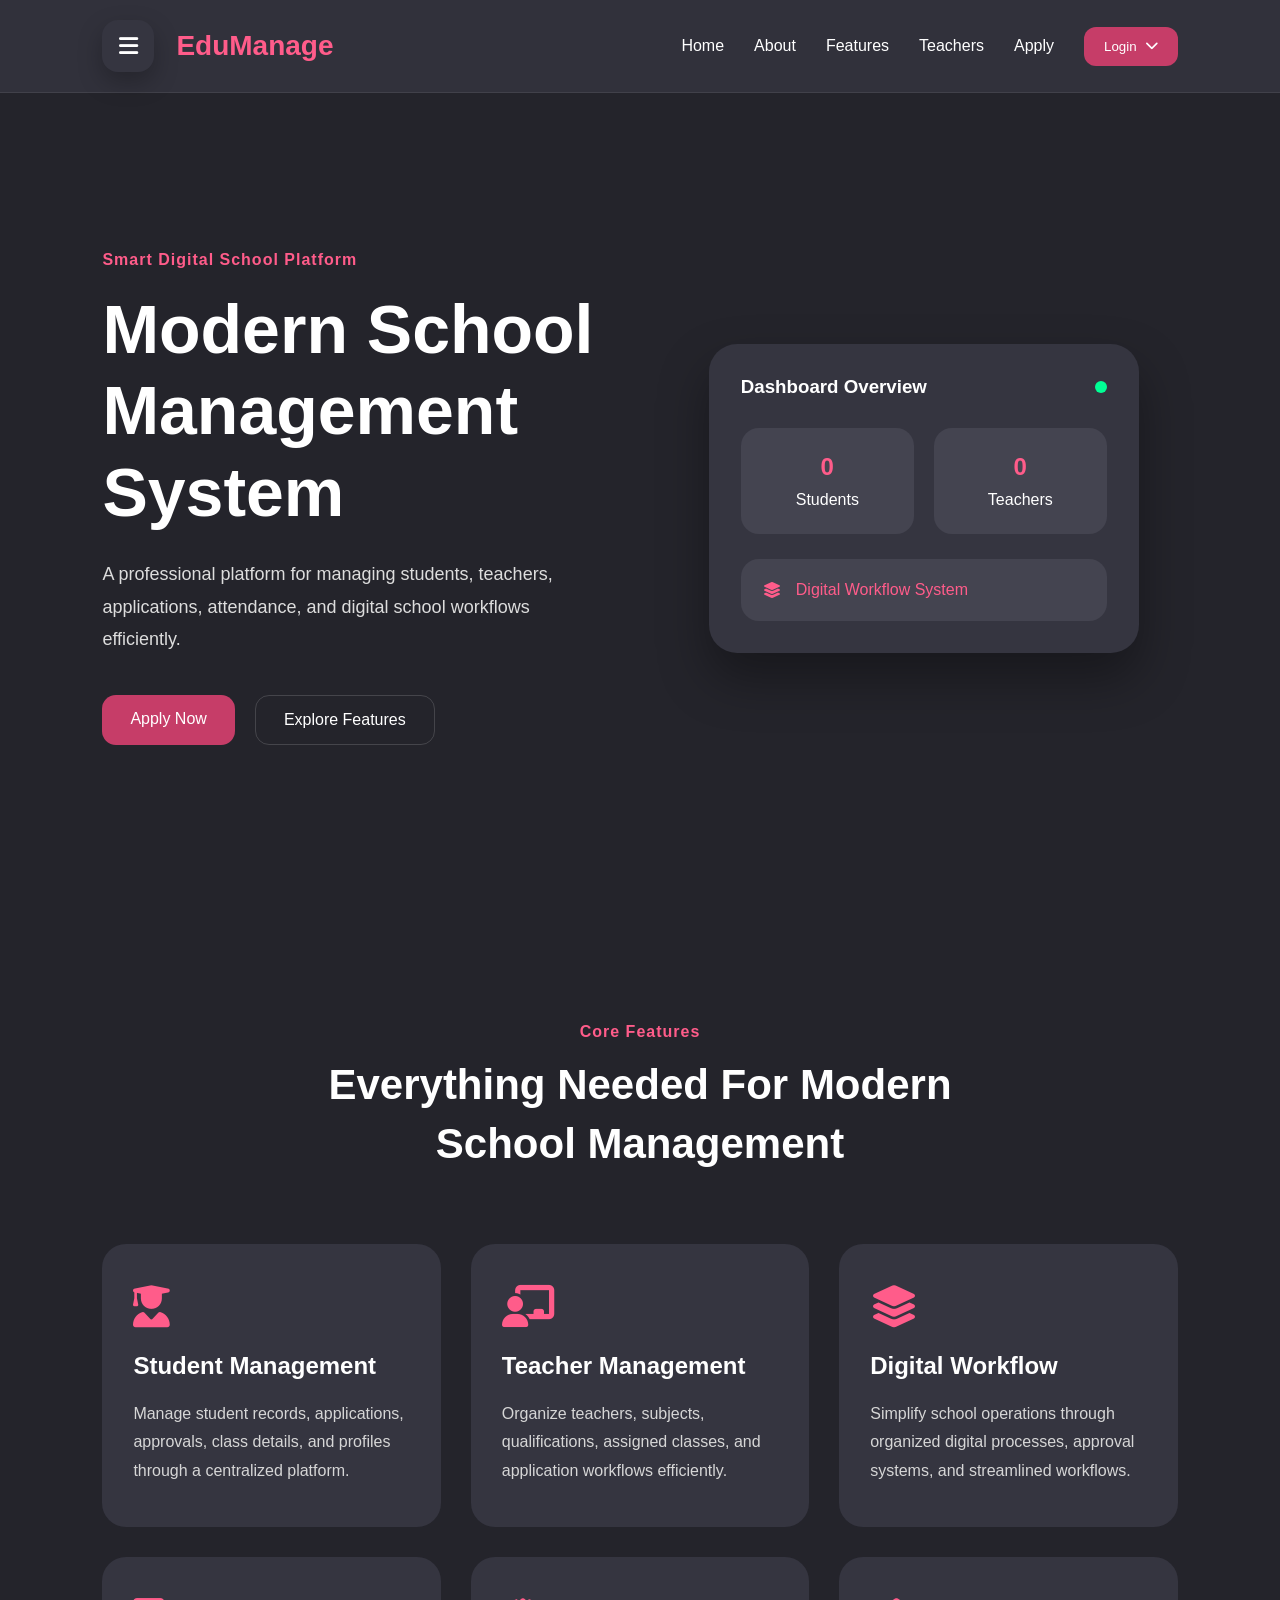
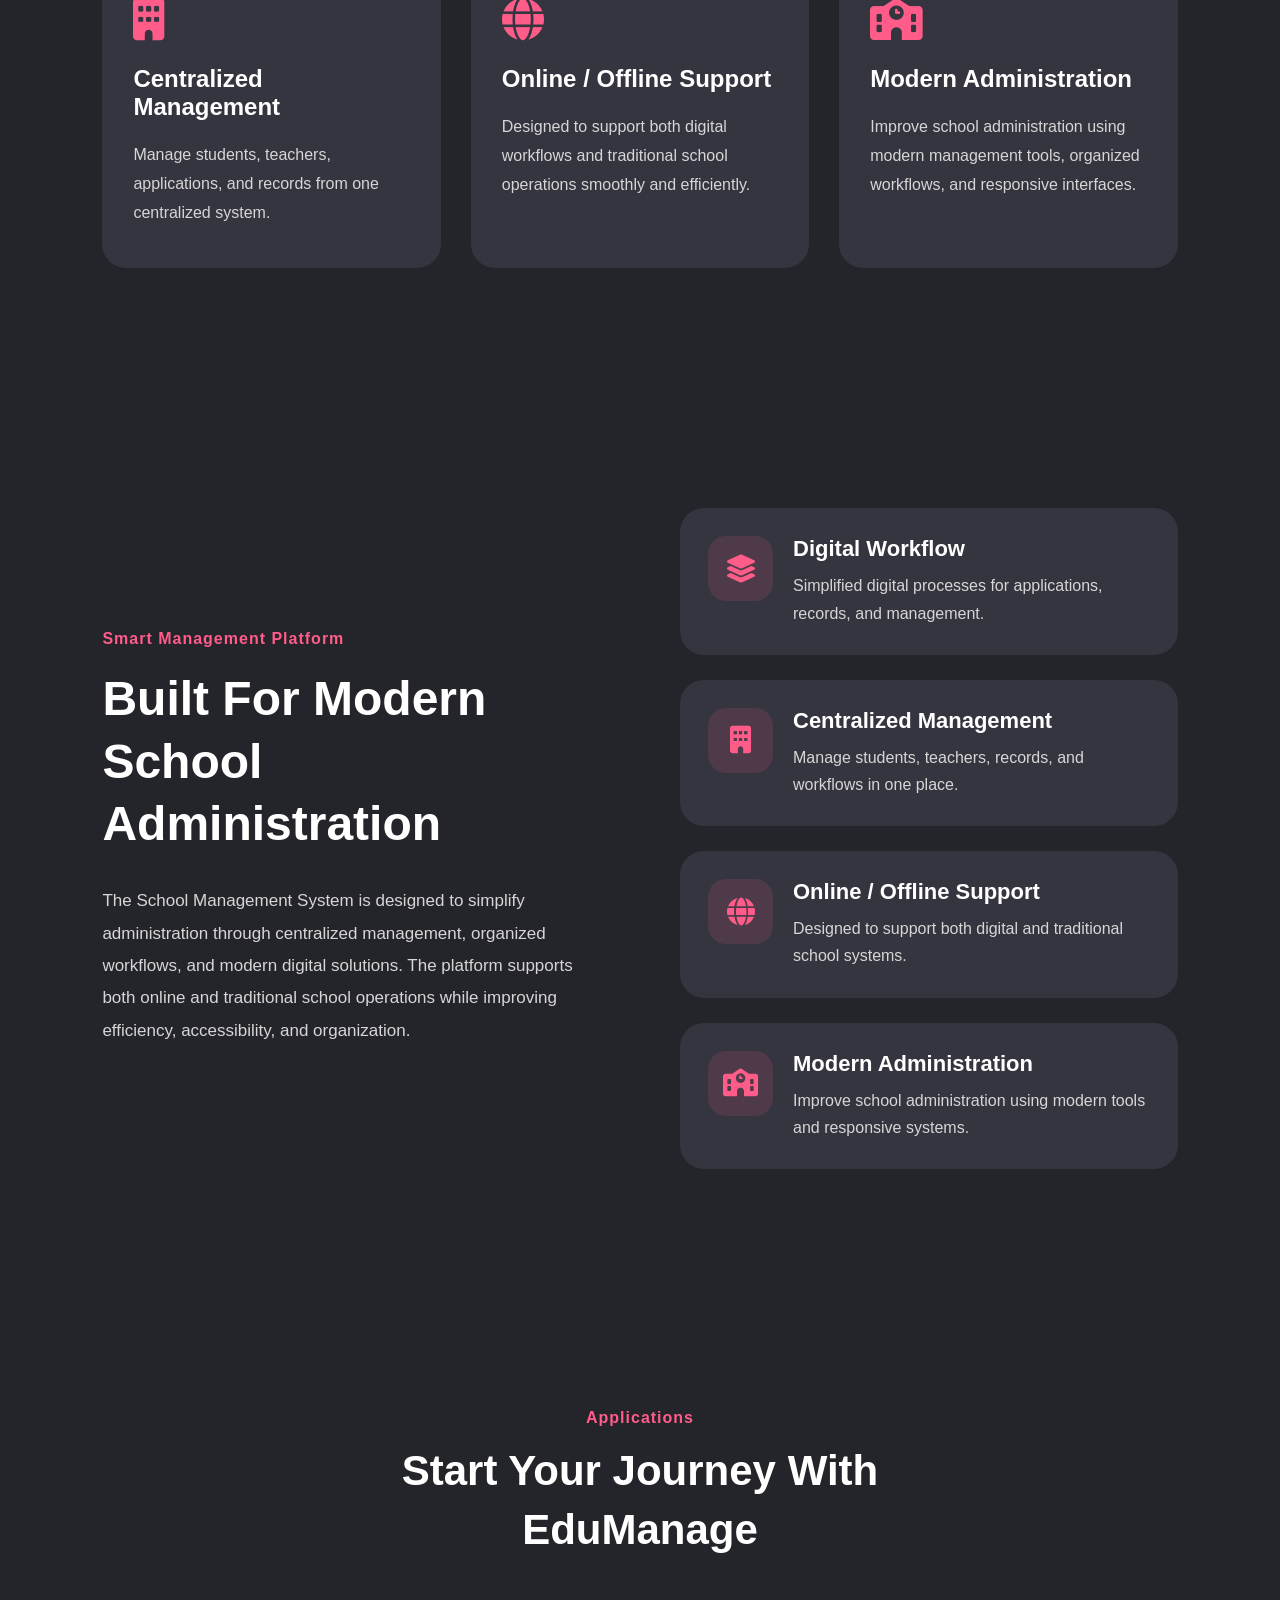
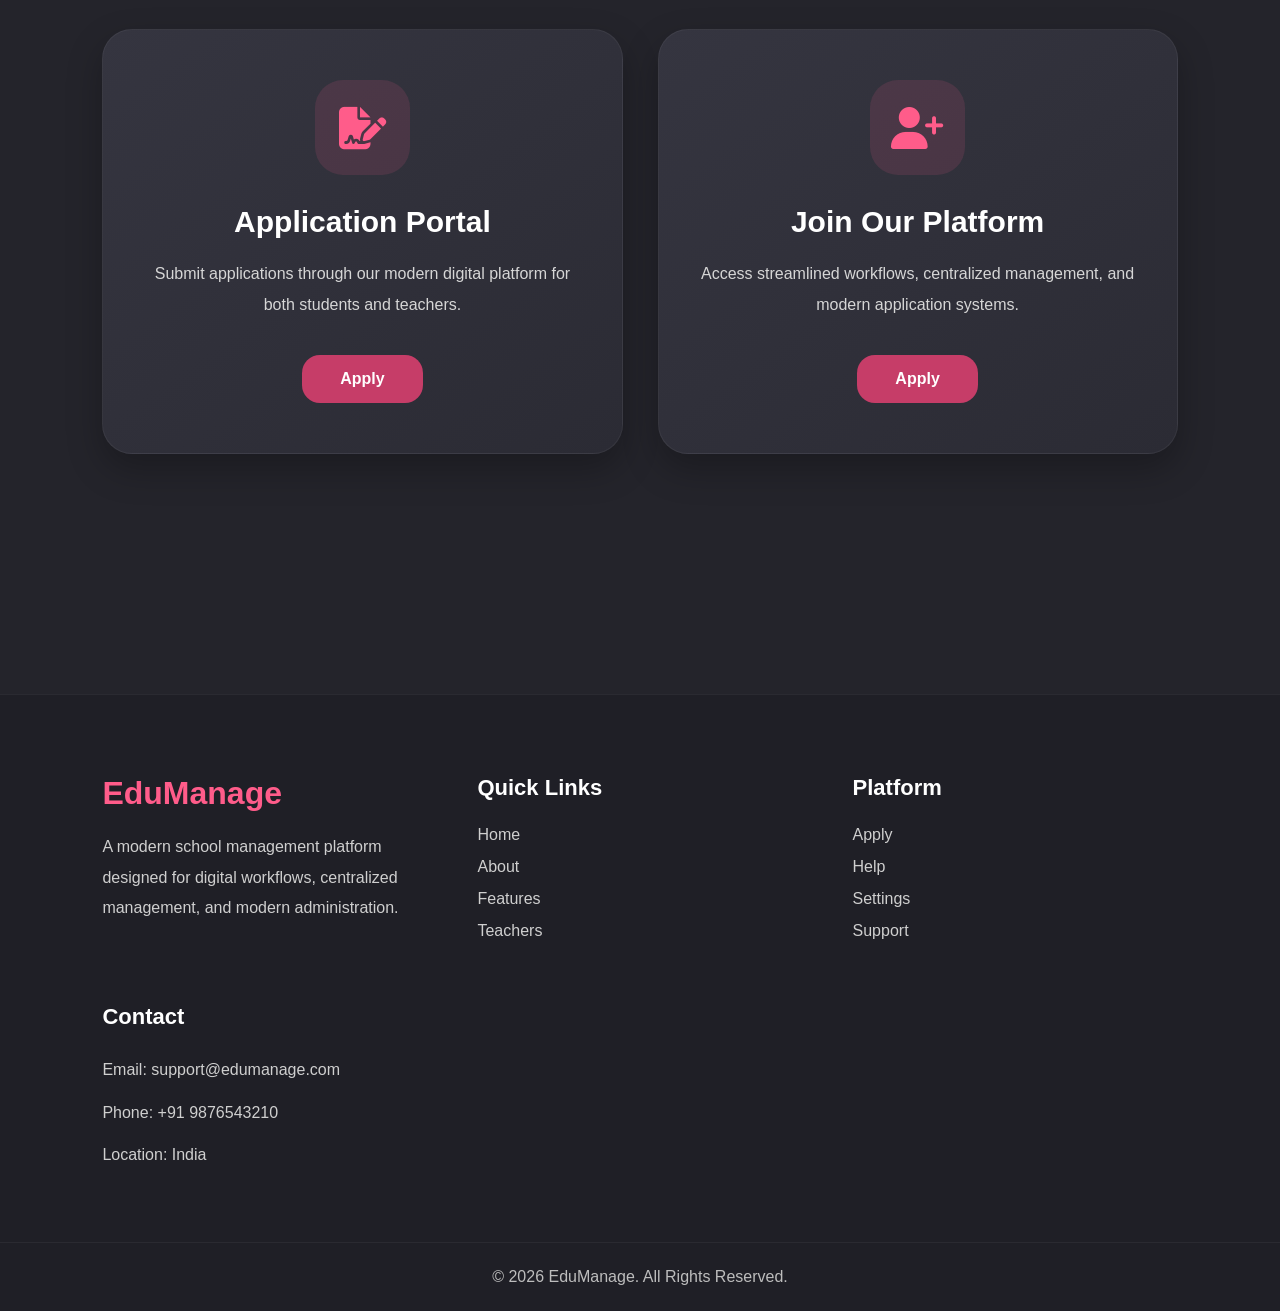
<file: frontend/index.html>
<!DOCTYPE html>
<html lang="en">

<head>

    <meta charset="UTF-8">

    <meta name="viewport" content="width=device-width, initial-scale=1.0">

    <title>School Management System</title>

    <link rel="stylesheet" href="./css/index.css">

    <link
        rel="stylesheet"
        href="https://cdnjs.cloudflare.com/ajax/libs/font-awesome/6.5.1/css/all.min.css"
    >

</head>

<body>

    <!-- ================= SIDEBAR ================= -->

<div class="sidebar" id="sidebar">

    <div class="sidebar-top">

        <h2>Menu</h2>

        <button id="closeSidebar">

            <i class="fa-solid fa-xmark"></i>

        </button>

    </div>

    <div class="sidebar-links">

        <a href="#">

            <i class="fa-solid fa-house"></i>

            Home

        </a>

        <a href="teacher-login.html">

            <i class="fa-solid fa-calendar-check"></i>

            Attendance

        </a>

        <a href="apply.html">

            <i class="fa-solid fa-file-signature"></i>

            Apply

        </a>

        <a href="#"
   onclick="openProfile()">

    <i class="fa-solid fa-user"></i>

    Profile

</a>

        <a href="#"
   onclick="openNotices()">

    <i class="fa-solid fa-bell"></i>

    Notices

</a>
        <a href="#">

            <i class="fa-solid fa-envelope"></i>

            Contact

        </a>

    </div>

</div>

    <!-- ================= OVERLAY ================= -->

    <div class="overlay" id="overlay"></div>

    <!-- ================= NAVBAR ================= -->

    <nav class="navbar">

        <!-- LEFT -->

        <div class="nav-left">

            <div class="menu-icon" id="menuBtn">

                <i class="fa-solid fa-bars"></i>

            </div>

            <div class="logo">
                EduManage
            </div>

        </div>

        <!-- NAV LINKS -->

        <ul class="nav-links">

            <li>
                <a href="#">Home</a>
            </li>

            <li>
                <a href="about.html">About</a>
            </li>

            <li>
                <a href="#features">Features</a>
            </li>

            <li>
                <a href="teachers.html">Teachers</a>
            </li>

            <li>
                <a href="#apply">Apply</a>
            </li>

            <li class="login-dropdown">

                <button class="login-btn">

                    Login

                    <i class="fa-solid fa-chevron-down"></i>

                </button>

                <div class="dropdown-menu">

                    <a href="student-login.html">
                        Student Login
                    </a>

                    <a href="teacher-login.html">
                        Teacher Login
                    </a>

                    <a href="admin-login.html">
                        Admin Login
                    </a>

                </div>

            </li>

        </ul>

    </nav>

    <!-- ================= HERO SECTION ================= -->
<section class="hero">

    <!-- LEFT -->

    <div class="hero-left">

        <p class="hero-tag">

            Smart Digital School Platform

        </p>

        <h1>

            Modern School Management System

        </h1>

        <p class="hero-description">

            A professional platform for managing students,
            teachers, applications, attendance,
            and digital school workflows efficiently.

        </p>

        <div class="hero-buttons">

            <a href="#apply" class="primary-btn">

                Apply Now

            </a>

            <a href="#features" class="secondary-btn">

                Explore Features

            </a>

        </div>

    </div>

    <!-- RIGHT -->

    <div class="hero-right">

        <div class="hero-card">

            <div class="card-top">

                <h3>

                    Dashboard Overview

                </h3>

                <span class="live-dot"></span>

            </div>

            <!-- STATS -->

            <div class="mini-stats">

                <!-- STUDENTS -->

                <div class="mini-box">

                    <h2 id="homeStudentCount">

                        0

                    </h2>

                    <p>

                        Students

                    </p>

                </div>

                <!-- TEACHERS -->

                <div class="mini-box">

                    <h2 id="homeTeacherCount">

                        0

                    </h2>

                    <p>

                        Teachers

                    </p>

                </div>

            </div>

            <!-- WORKFLOW -->

            <div class="workflow-box">

                <i class="fa-solid fa-layer-group"></i>

                <span>

                    Digital Workflow System

                </span>

            </div>

        </div>

    </div>

</section>
    <!-- ================= FEATURES SECTION ================= -->

    <section class="features" id="features">

        <div class="section-title">

            <p>Core Features</p>

            <h2>
                Everything Needed For Modern School Management
            </h2>

        </div>

        <div class="features-grid">

            <div class="feature-card">

                <i class="fa-solid fa-user-graduate"></i>

                <h3>Student Management</h3>

                <p>
                    Manage student records, applications,
                    approvals, class details, and profiles
                    through a centralized platform.
                </p>

            </div>

            <div class="feature-card">

                <i class="fa-solid fa-chalkboard-user"></i>

                <h3>Teacher Management</h3>

                <p>
                    Organize teachers, subjects,
                    qualifications, assigned classes,
                    and application workflows efficiently.
                </p>

            </div>

            <div class="feature-card">

                <i class="fa-solid fa-layer-group"></i>

                <h3>Digital Workflow</h3>

                <p>
                    Simplify school operations through
                    organized digital processes,
                    approval systems,
                    and streamlined workflows.
                </p>

            </div>

            <div class="feature-card">

                <i class="fa-solid fa-building"></i>

                <h3>Centralized Management</h3>

                <p>
                    Manage students, teachers,
                    applications, and records
                    from one centralized system.
                </p>

            </div>

            <div class="feature-card">

                <i class="fa-solid fa-globe"></i>

                <h3>Online / Offline Support</h3>

                <p>
                    Designed to support both
                    digital workflows and
                    traditional school operations
                    smoothly and efficiently.
                </p>

            </div>

            <div class="feature-card">

                <i class="fa-solid fa-school"></i>

                <h3>Modern Administration</h3>

                <p>
                    Improve school administration
                    using modern management tools,
                    organized workflows,
                    and responsive interfaces.
                </p>

            </div>

        </div>

    </section>

    <!-- ================= PLATFORM SECTION ================= -->

    <section class="platform-section">

        <div class="platform-left">

            <p class="platform-tag">
                Smart Management Platform
            </p>

            <h2>
                Built For Modern School Administration
            </h2>

            <p class="platform-description">

                The School Management System is designed
                to simplify administration through
                centralized management, organized workflows,
                and modern digital solutions.

                The platform supports both online
                and traditional school operations
                while improving efficiency,
                accessibility, and organization.

            </p>

        </div>

        <div class="platform-right">

            <div class="platform-box">

                <i class="fa-solid fa-layer-group"></i>

                <div>

                    <h3>Digital Workflow</h3>

                    <p>
                        Simplified digital processes
                        for applications,
                        records, and management.
                    </p>

                </div>

            </div>

            <div class="platform-box">

                <i class="fa-solid fa-building"></i>

                <div>

                    <h3>Centralized Management</h3>

                    <p>
                        Manage students,
                        teachers, records,
                        and workflows in one place.
                    </p>

                </div>

            </div>

            <div class="platform-box">

                <i class="fa-solid fa-globe"></i>

                <div>

                    <h3>Online / Offline Support</h3>

                    <p>
                        Designed to support
                        both digital and
                        traditional school systems.
                    </p>

                </div>

            </div>

            <div class="platform-box">

                <i class="fa-solid fa-school"></i>

                <div>

                    <h3>Modern Administration</h3>

                    <p>
                        Improve school administration
                        using modern tools
                        and responsive systems.
                    </p>

                </div>

            </div>

        </div>

    </section>

    <!-- ================= APPLY SECTION ================= -->

    <section class="apply-section" id="apply">

        <div class="section-title">

            <p>Applications</p>

            <h2>
                Start Your Journey With EduManage
            </h2>

        </div>

        <div class="apply-container">

            <div class="apply-card">

                <div class="apply-icon">

                    <i class="fa-solid fa-file-signature"></i>

                </div>

                <h3>Application Portal</h3>

                <p>
                    Submit applications through our
                    modern digital platform for both
                    students and teachers.
                </p>

                <a href="apply.html" class="apply-btn">
                    Apply
                </a>

            </div>

            <div class="apply-card">

                <div class="apply-icon">

                    <i class="fa-solid fa-user-plus"></i>

                </div>

                <h3>Join Our Platform</h3>

                <p>
                    Access streamlined workflows,
                    centralized management,
                    and modern application systems.
                </p>

                <a href="apply.html" class="apply-btn">
                    Apply
                </a>

            </div>

        </div>

    </section>

    <!-- ================= FOOTER ================= -->

    <footer class="footer">

        <div class="footer-container">

            <div class="footer-box">

                <h2>EduManage</h2>

                <p>
                    A modern school management platform
                    designed for digital workflows,
                    centralized management,
                    and modern administration.
                </p>

            </div>

            <div class="footer-box">

                <h3>Quick Links</h3>

                <a href="#">Home</a>

                <a href="about.html">About</a>

                <a href="#features">Features</a>

                <a href="teachers.html">Teachers</a>

            </div>

            <div class="footer-box">

                <h3>Platform</h3>

                <a href="apply.html">Apply</a>

                <a href="#">Help</a>

                <a href="#">Settings</a>

                <a href="#">Support</a>

            </div>

            <div class="footer-box">

                <h3>Contact</h3>

                <p>Email: support@edumanage.com</p>

                <p>Phone: +91 9876543210</p>

                <p>Location: India</p>

            </div>

        </div>

        <div class="footer-bottom">

            <p>
                © 2026 EduManage.
                All Rights Reserved.
            </p>

        </div>

    </footer>

    <script src="./js/index.js"></script>

</body>

</html>
</file>
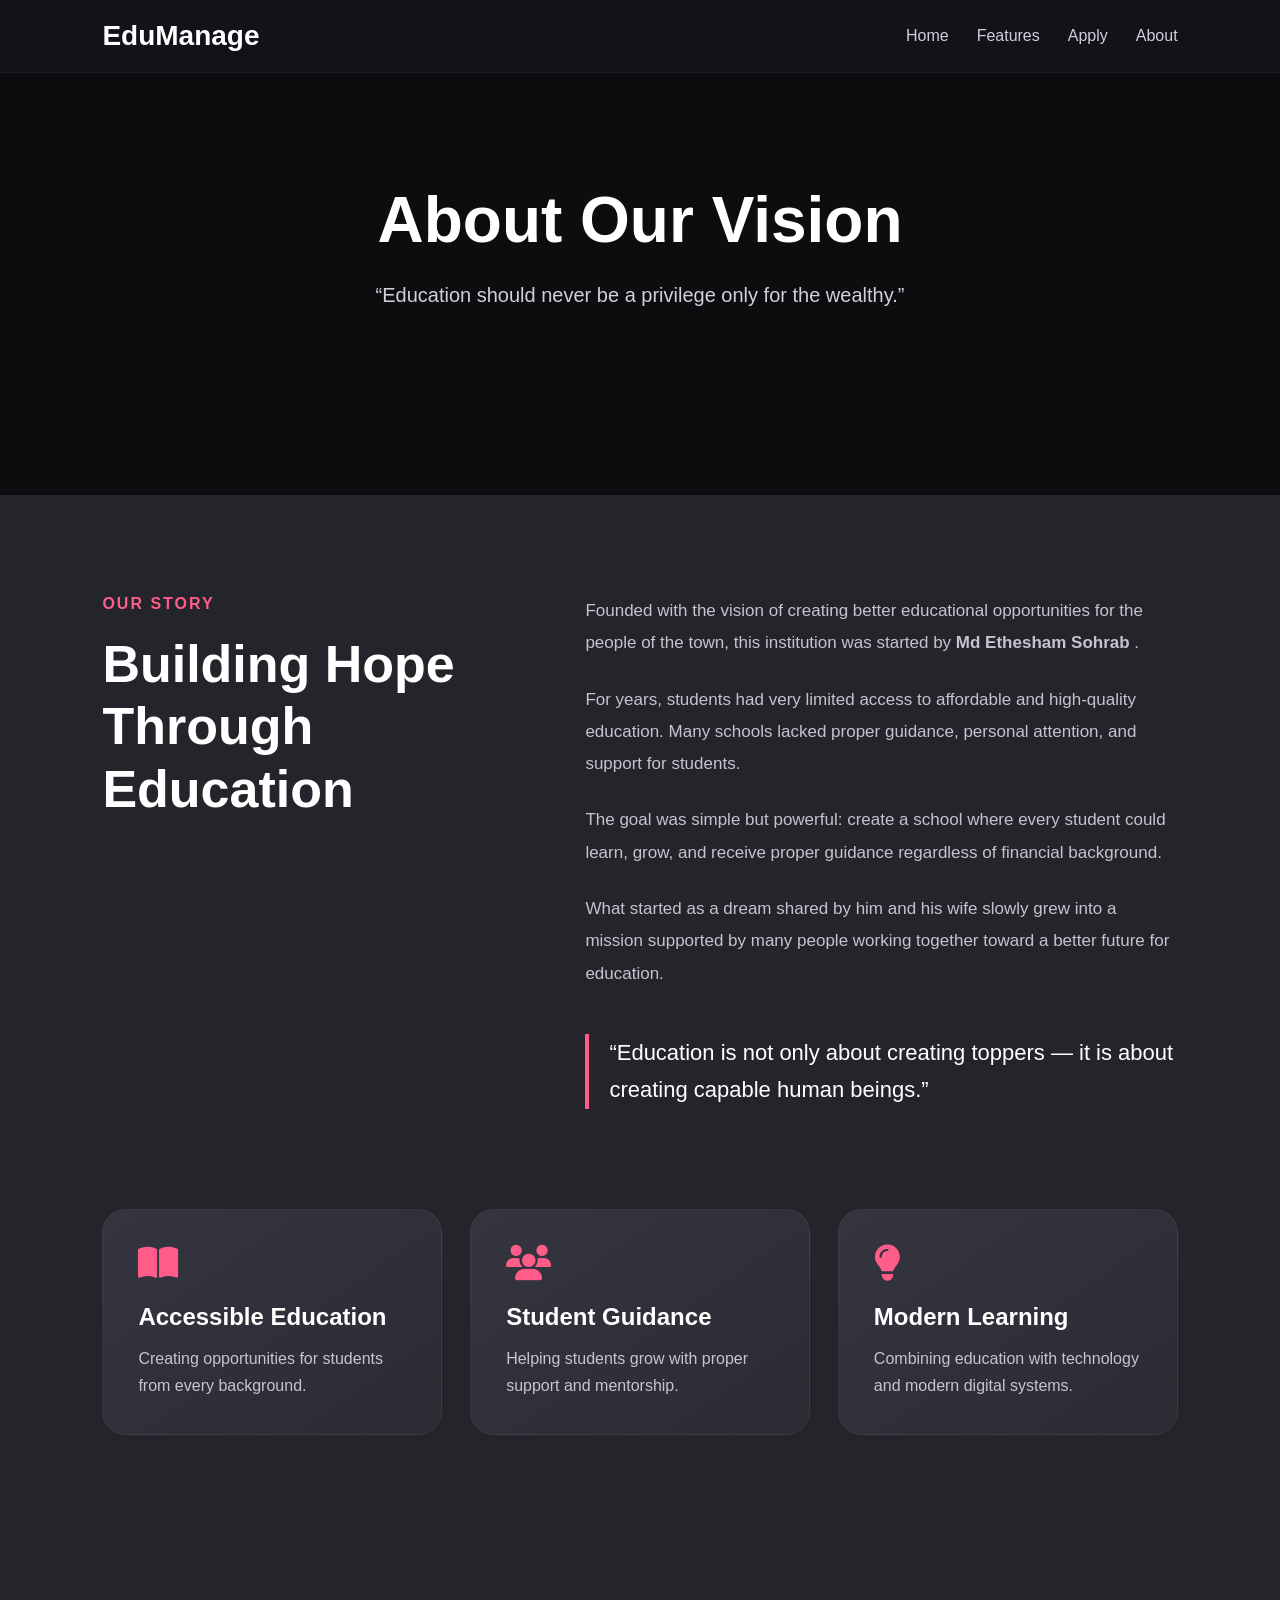
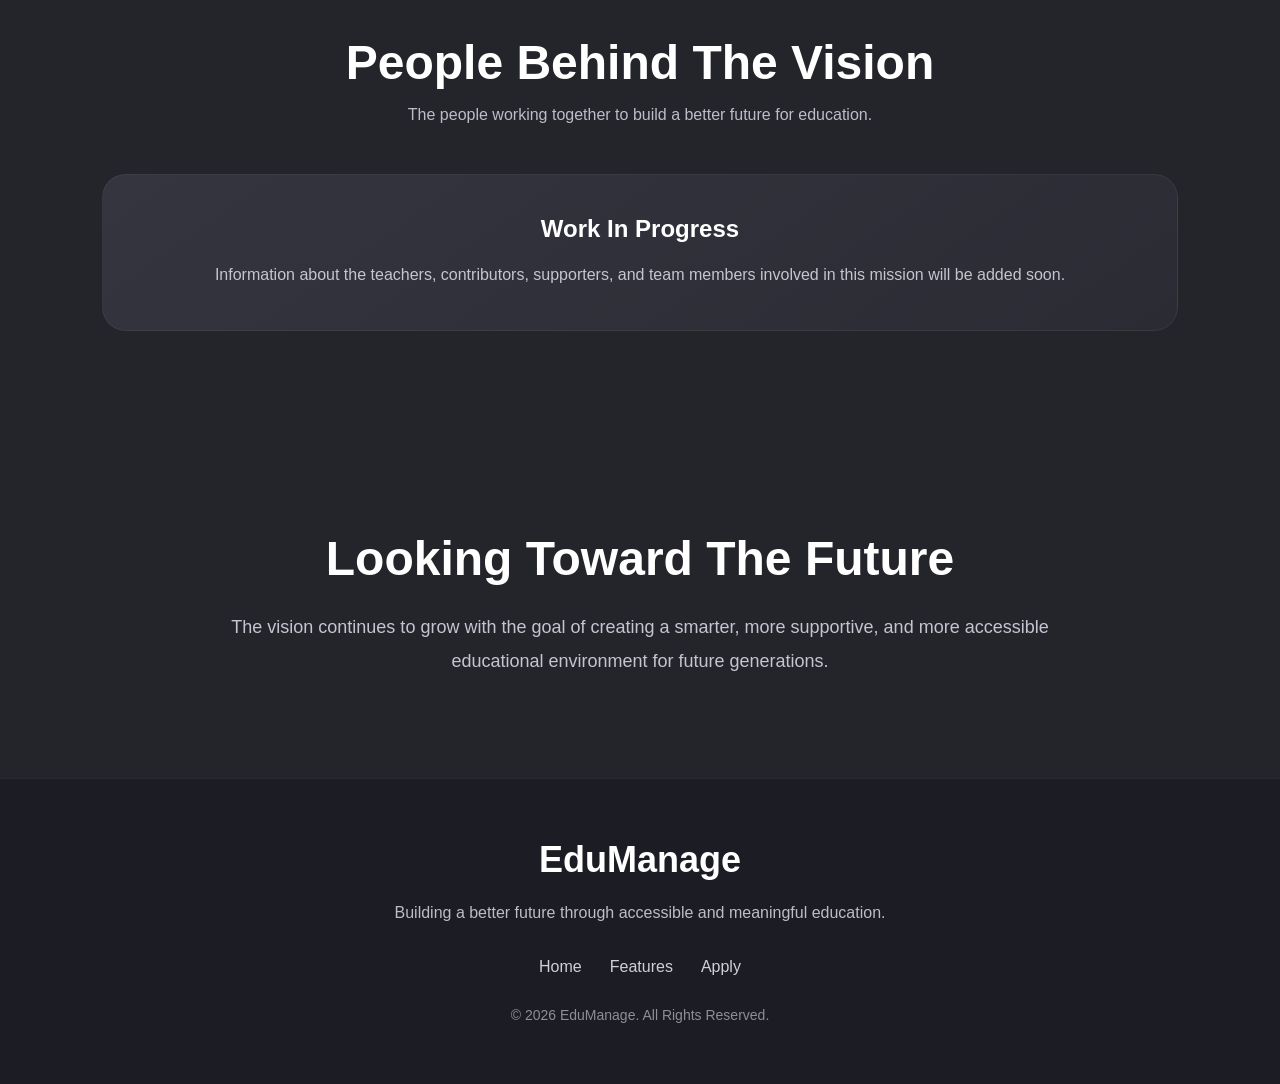
<file: frontend/about.html>
<!DOCTYPE html>
<html lang="en">

<head>

    <meta charset="UTF-8">

    <meta
        name="viewport"
        content="width=device-width, initial-scale=1.0"
    >

    <title>

        About Us

    </title>

    <!-- CSS -->

    <link
        rel="stylesheet"
        href="./css/about.css"
    >

    <!-- FONT AWESOME -->

    <link
        rel="stylesheet"
        href="https://cdnjs.cloudflare.com/ajax/libs/font-awesome/6.5.1/css/all.min.css"
    >

</head>

<body>
    <!-- ================= NAVBAR ================= -->

<header class="navbar">

    <!-- LOGO -->

    <div class="logo">

        EduManage

    </div>

    <!-- NAV LINKS -->

    <nav>

        <a href="index.html">

            Home

        </a>

        <a href="index.html#features">

            Features

        </a>

        <a href="index.html#apply">

            Apply

        </a>

        <a href="about.html">

            About

        </a>

    </nav>

</header>

<!-- ================= HERO ================= -->

<section class="about-hero">

    <div class="about-overlay">

        <h1>

            About Our Vision

        </h1>

        <p>

            “Education should never be a privilege
            only for the wealthy.”

        </p>

    </div>

</section>

<!-- ================= STORY ================= -->

<section class="story-section">

    <div class="story-left">

        <p class="section-tag">

            OUR STORY

        </p>

        <h2>

            Building Hope Through Education

        </h2>

    </div>

    <div class="story-right">

        <p>

            Founded with the vision of creating
            better educational opportunities
            for the people of the town,
            this institution was started by
            <strong>
                Md Ethesham Sohrab
            </strong>.

        </p>

        <p>

            For years, students had very limited
            access to affordable and high-quality
            education. Many schools lacked proper
            guidance, personal attention, and
            support for students.

        </p>

        <p>

            The goal was simple but powerful:
            create a school where every student
            could learn, grow, and receive
            proper guidance regardless of
            financial background.

        </p>

        <p>

            What started as a dream shared by
            him and his wife slowly grew into
            a mission supported by many people
            working together toward a better
            future for education.

        </p>

        <blockquote>

            “Education is not only about creating
            toppers — it is about creating
            capable human beings.”

        </blockquote>

    </div>

</section>

<!-- ================= MISSION ================= -->

<section class="mission-section">

    <div class="mission-card">

        <i class="fa-solid fa-book-open"></i>

        <h3>

            Accessible Education

        </h3>

        <p>

            Creating opportunities for students
            from every background.

        </p>

    </div>

    <div class="mission-card">

        <i class="fa-solid fa-users"></i>

        <h3>

            Student Guidance

        </h3>

        <p>

            Helping students grow with proper
            support and mentorship.

        </p>

    </div>

    <div class="mission-card">

        <i class="fa-solid fa-lightbulb"></i>

        <h3>

            Modern Learning

        </h3>

        <p>

            Combining education with technology
            and modern digital systems.

        </p>

    </div>

</section>

<!-- ================= TEAM ================= -->

<section class="team-section">

    <h2>

        People Behind The Vision

    </h2>

    <p class="team-subtitle">

        The people working together to build
        a better future for education.

    </p>

    <div class="team-grid">

        <div class="team-card">

            <h3>

                Work In Progress

            </h3>

            <p>

                Information about the teachers,
                contributors, supporters,
                and team members involved
                in this mission will be added soon.

            </p>

        </div>

    </div>

</section>

<!-- ================= FUTURE ================= -->

<section class="future-section">

    <h2>

        Looking Toward The Future

    </h2>

    <p>

        The vision continues to grow with the goal
        of creating a smarter, more supportive,
        and more accessible educational environment
        for future generations.

    </p>

</section>
<!-- ================= FOOTER ================= -->

<footer class="footer">

    <h2>

        EduManage

    </h2>

    <p>

        Building a better future through
        accessible and meaningful education.

    </p>

    <div class="footer-links">

        <a href="index.html">

            Home

        </a>

        <a href="index.html#features">

            Features

        </a>

        <a href="index.html#apply">

            Apply

        </a>

    </div>

    <span>

        © 2026 EduManage.
        All Rights Reserved.

    </span>

</footer>

</body>

</html>
</file>
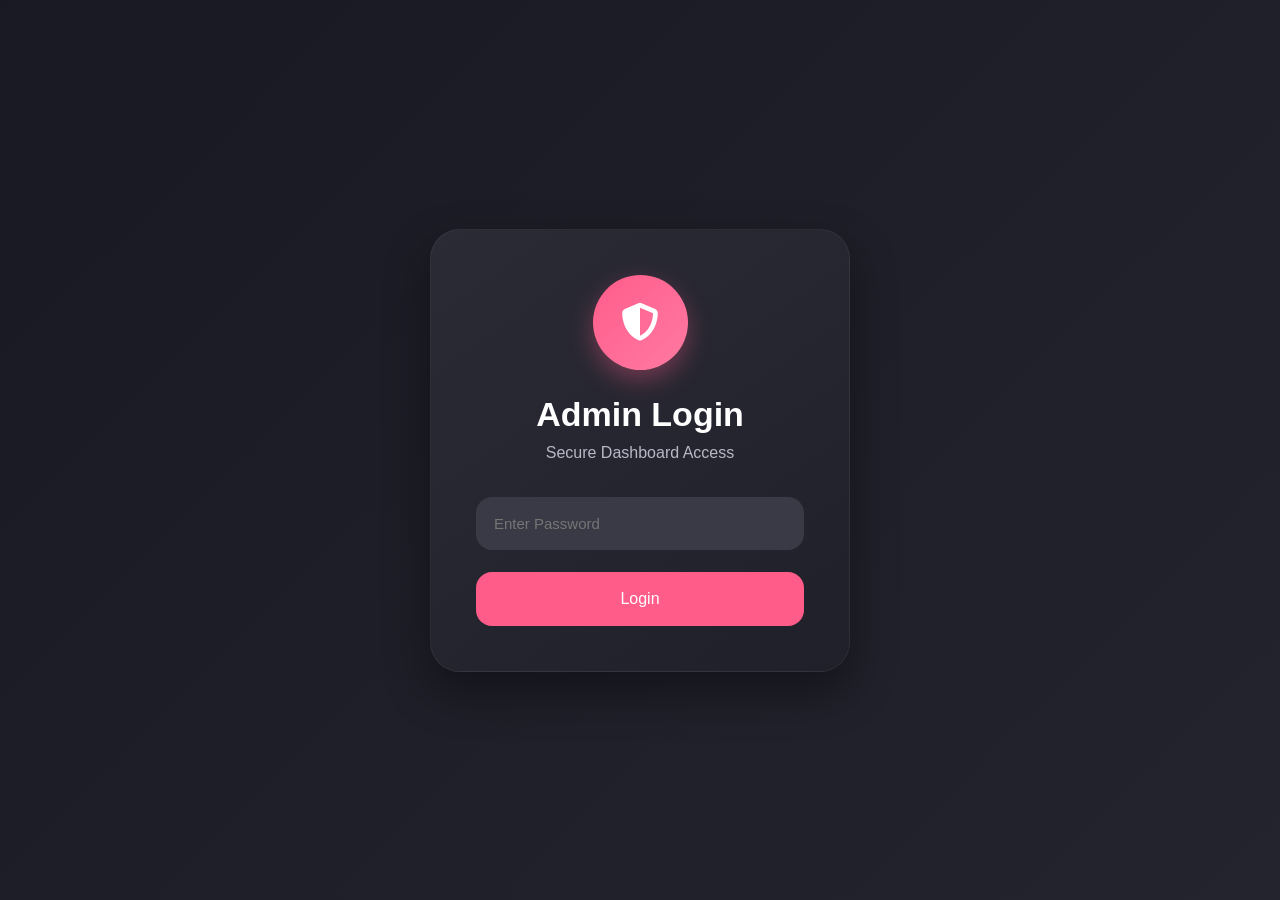
<file: frontend/admin-login.html>
<!DOCTYPE html>
<html lang="en">

<head>

    <meta charset="UTF-8">

    <meta
        name="viewport"
        content="width=device-width, initial-scale=1.0"
    >

    <title>
        Admin Login
    </title>

    <!-- CSS -->

    <link
        rel="stylesheet"
        href="./css/admin-login.css"
    >

    <!-- FONT AWESOME -->

    <link
        rel="stylesheet"
        href="https://cdnjs.cloudflare.com/ajax/libs/font-awesome/6.5.1/css/all.min.css"
    >

</head>

<body>

<div class="admin-page">

    <div class="login-card">

        <div class="admin-icon">

            <i class="fa-solid fa-shield-halved"></i>

        </div>

        <h1>
            Admin Login
        </h1>

        <p>
            Secure Dashboard Access
        </p>

        <input
            type="password"
            id="adminPassword"
            placeholder="Enter Password"
        >

        <button onclick="loginAdmin()">

            Login

        </button>

    </div>

</div>

<script src="./js/admin-login.js"></script>

</body>

</html>
</file>
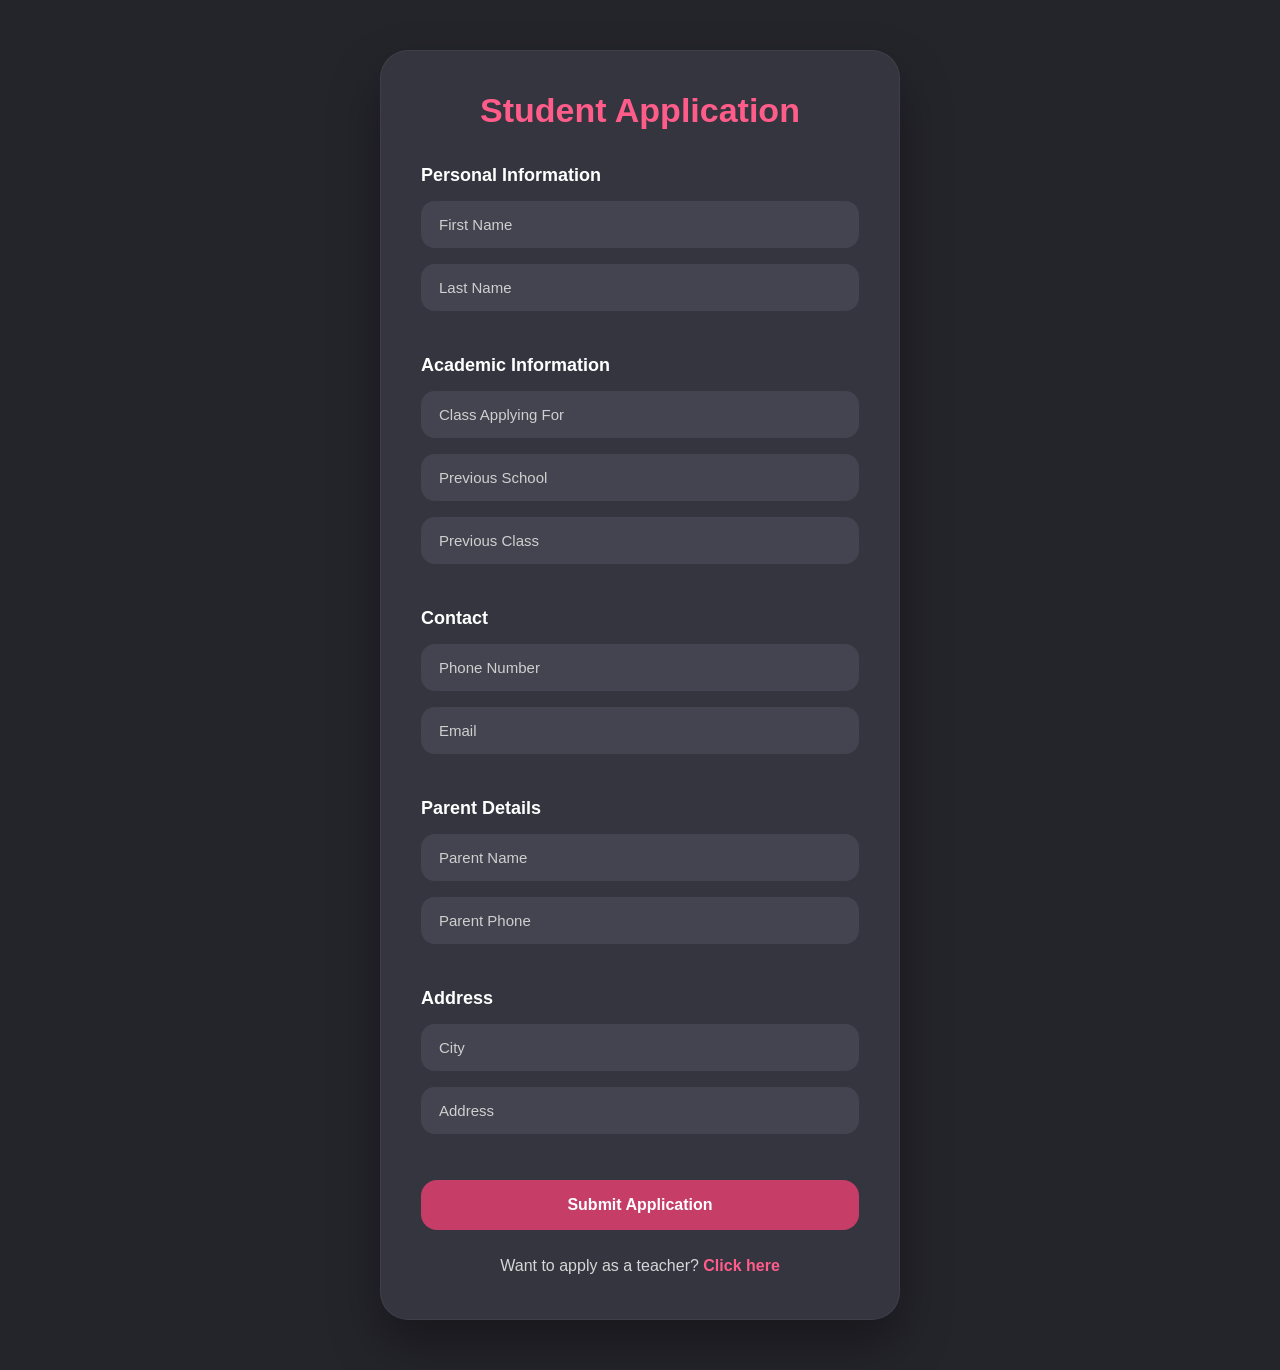
<file: frontend/apply.html>
<!DOCTYPE html>
<html lang="en">
<head>
    <title>Apply</title>
    <link rel="stylesheet" href="css/apply.css">
</head>
<body>

<div class="container">
    <div class="form-box">

        <h2 id="formTitle">Student Application</h2>

        <!-- PERSONAL -->
        <h3>Personal Information</h3>
        <input id="firstName" placeholder="First Name">
        <input id="lastName" placeholder="Last Name">

        <!-- STUDENT -->
        <div id="studentFields">
            <h3>Academic Information</h3>
            <input id="studentClass" placeholder="Class Applying For">
            <input id="previousSchool" placeholder="Previous School">
            <input id="previousClass" placeholder="Previous Class">
        </div>

        <!-- TEACHER -->
        <div id="teacherFields" style="display:none;">
            <h3>Professional Information</h3>
            <input id="subjects" placeholder="Subjects">
            <input id="qualification" placeholder="Qualification">
            <input id="experience" placeholder="Experience (years)">
        </div>

        <!-- CONTACT -->
        <h3>Contact</h3>
        <input id="phoneNumber" placeholder="Phone Number">
        <input id="email" placeholder="Email">

        <!-- PARENT -->
        <div id="parentFields">
            <h3>Parent Details</h3>
            <input id="parentName" placeholder="Parent Name">
            <input id="parentPhone" placeholder="Parent Phone">
        </div>

        <!-- ADDRESS -->
        <h3>Address</h3>
        <input id="city" placeholder="City">
        <input id="address" placeholder="Address">

        <!-- BUTTON -->
        <button id="applyBtn">Submit Application</button>

        <!-- SWITCH -->
        <p class="switch-text" id="teacherSwitchText">
            Want to apply as a teacher? 
            <span id="switchToTeacher">Click here</span>
        </p>

        <p class="switch-text" id="backToStudent" style="display:none;">
            Back to <span>Student Application</span>
        </p>

    </div>
</div>

<script src="js/apply.js"></script>
</body>
</html>
</file>
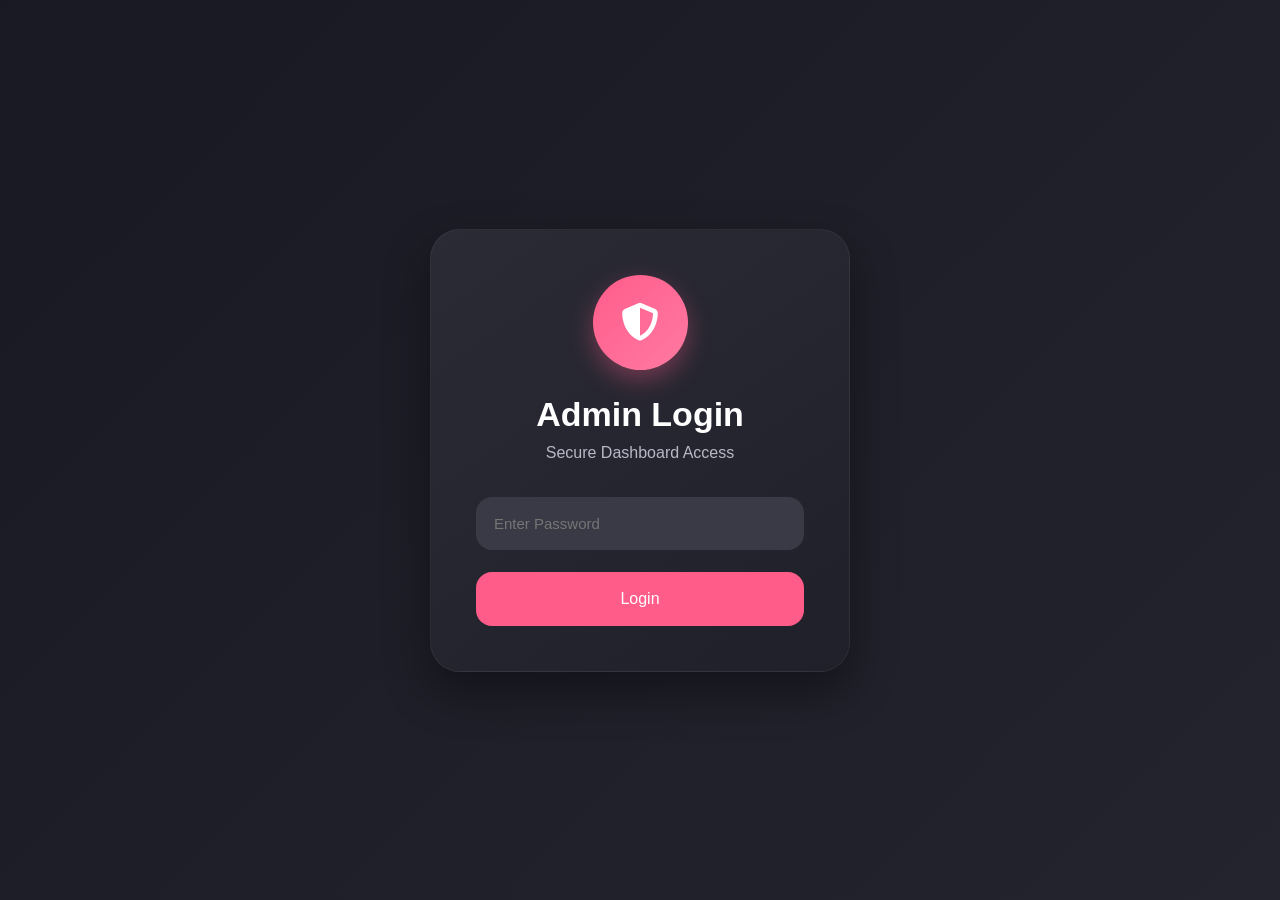
<file: frontend/dashboard.html>
<!DOCTYPE html>
<html>
<head>
    <title>Admin Dashboard</title>
  <link rel="stylesheet" href="./css/dashboard.css">
</head>

<body>

<div class="dashboard">

    <!-- SIDEBAR -->
    <div class="sidebar">
        <h2>School</h2>
        <ul>
            <li onclick="showView('dashboard')">Dashboard</li>
            <li onclick="showView('students')">Students</li>
            <li onclick="showView('teachers')">Teachers</li>
            <li onclick="showView('notices')">Notices</li>
            <li onclick="logout()">Logout</li>
        </ul>
    </div>

    <!-- MAIN -->
    <div class="main">

        <!-- NAVBAR -->
        <div class="navbar">
            <h3>Welcome Admin</h3>
        </div>

        <!-- DASHBOARD -->
       <div id="dashboardView">

    <div class="cards">

        <div class="card">

            <h3>
                Total Students
            </h3>

            <p id="totalStudents">

                0

            </p>

        </div>

        <div class="card">

            <h3>
                Total Teachers
            </h3>

            <p id="totalTeachers">

                0

            </p>

        </div>

        <!-- ATTENDANCE -->

        <div class="attendance-summary-card">

            <h3>
                Today's Attendance
            </h3>

            <div class="attendance-circle">

                <span id="schoolAttendancePercent">

                    0%

                </span>

            </div>

            <p id="attendanceText">

                0 Present / 0 Students

            </p>

        </div>

    </div>

    <h2>
        Applications
    </h2>

    <div id="applications">

    </div>

</div>

<!-- STUDENTS -->
<div id="studentsView" style="display:none">

    <h2>Students</h2>

    <!-- ADD STUDENT -->
    <div class="form-box">

    <input
        id="addName"
        placeholder="First Name"
    >

    <input
        id="addLast"
        placeholder="Last Name"
    >

    <!-- CLASS SELECT -->

    <select id="addClass">

        <option value="">
            Select Class
        </option>

        <option value="1A">1A</option>
        <option value="1B">1B</option>
        <option value="1C">1C</option>

        <option value="2A">2A</option>
        <option value="2B">2B</option>
        <option value="2C">2C</option>

        <option value="3A">3A</option>
        <option value="3B">3B</option>
        <option value="3C">3C</option>

        <option value="4A">4A</option>
        <option value="4B">4B</option>
        <option value="4C">4C</option>

        <option value="5A">5A</option>
        <option value="5B">5B</option>
        <option value="5C">5C</option>

        <option value="6A">6A</option>
        <option value="6B">6B</option>
        <option value="6C">6C</option>

        <option value="7A">7A</option>
        <option value="7B">7B</option>
        <option value="7C">7C</option>

        <option value="8A">8A</option>
        <option value="8B">8B</option>
        <option value="8C">8C</option>

        <option value="9A">9A</option>
        <option value="9B">9B</option>
        <option value="9C">9C</option>

        <option value="10A">10A</option>
        <option value="10B">10B</option>
        <option value="10C">10C</option>

    </select>

    <input
        id="addRoll"
        placeholder="Roll"
    >

    <button onclick="addStudent()">

        Add

    </button>

</div>

    <!-- 🔥 SEARCH -->
    <input
        type="text"
        id="studentSearch"
        class="search-box"
        placeholder="Search by name, class or roll..."
        onkeyup="loadStudents()">

    <table>
        <thead>
            <tr>
                <th>Name</th>
                <th>Class</th>
                <th>Roll</th>
                <th>Action</th>
            </tr>
        </thead>

        <tbody id="studentTable"></tbody>
    </table>
</div>

        <!-- TEACHERS -->
        <div id="teachersView" style="display:none">
            <h2>Teachers</h2>

            <input
        type="text"
        id="teacherSearch"
        class="search-box"
        placeholder="Search by name, subject or class..."
        onkeyup="loadTeachers()">
            <table>
                <thead>
                    <tr>
                        <th>Name</th>
                        <th>Subjects</th>
                        <th>AssignedClass</th>
                        <th>Action</th>
                    </tr>
                </thead>
                <tbody id="teacherTable"></tbody>
            </table>
        </div>
        <!-- ================= NOTICES ================= -->

<div
    id="noticesView"
    style="display:none;"
>

    <h2>
        School Notices
    </h2>

    <!-- CREATE NOTICE -->

    <div class="notice-form">

        <input
            type="text"
            id="noticeTitle"
            placeholder="Notice Title"
        >

        <textarea
            id="noticeMessage"
            placeholder="Write notice..."
        ></textarea>

        <button onclick="addNotice()">

            Publish Notice

        </button>

    </div>

    <!-- NOTICE LIST -->

    <div id="noticeList">

    </div>

</div>

    </div>
</div>

<!-- MODAL -->
<div id="modal" style="display:none;">
    <div class="modal-box">
        <div id="modalContent"></div>
        <button class="close-btn" onclick="closeModal()">
    Close
</button>
    </div>
</div>

<script src="./js/dashboard.js"></script>

</body>
</html>
</file>
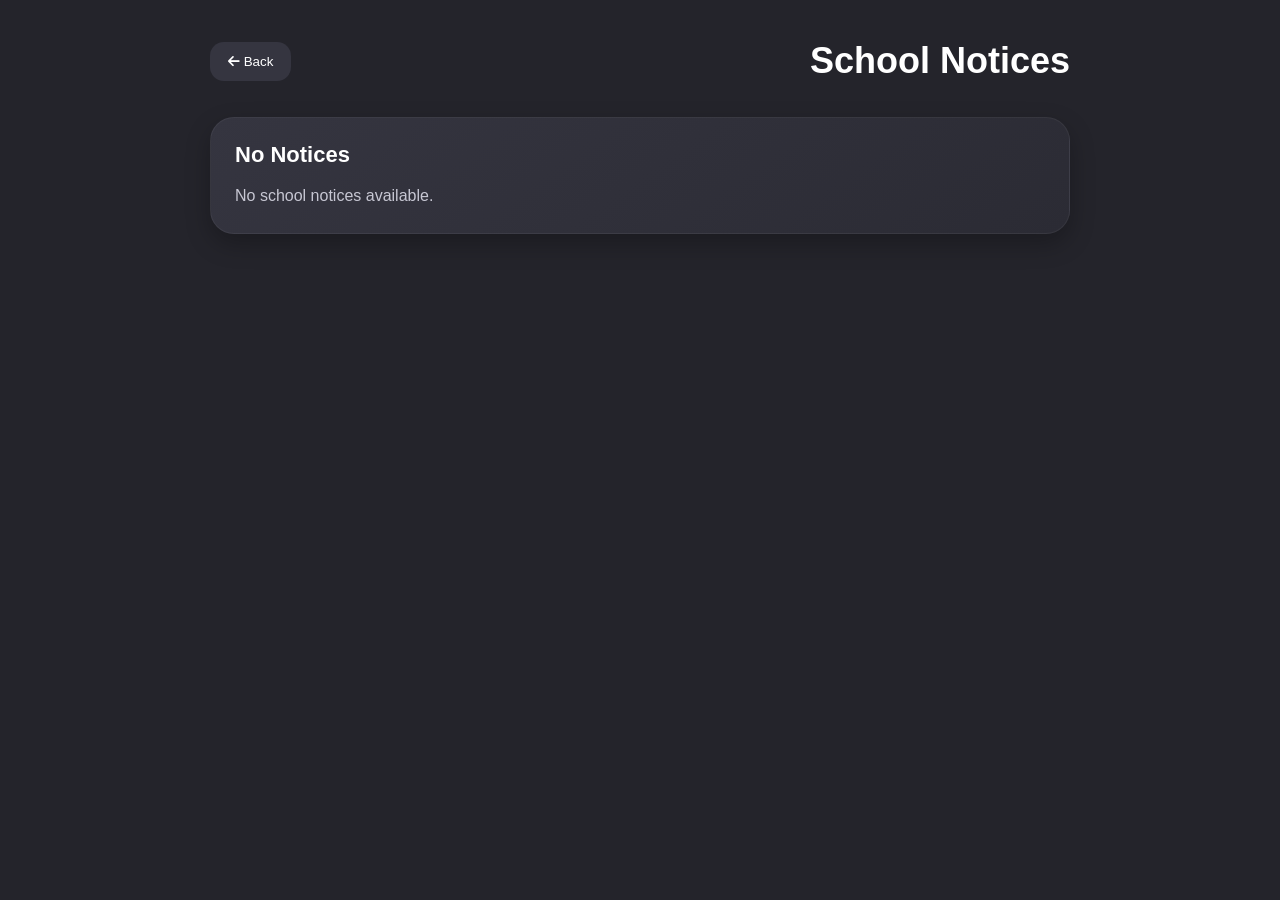
<file: frontend/notices.html>
<!DOCTYPE html>
<html lang="en">

<head>

    <meta charset="UTF-8">

    <meta
        name="viewport"
        content="width=device-width, initial-scale=1.0"
    >

    <title>
        School Notices
    </title>

    <!-- CSS -->

    <link
        rel="stylesheet"
        href="./css/notices.css"
    >

    <!-- FONT AWESOME -->

    <link
        rel="stylesheet"
        href="https://cdnjs.cloudflare.com/ajax/libs/font-awesome/6.5.1/css/all.min.css"
    >

</head>

<body>

<div class="notice-page">

    <!-- TOP -->

    <div class="notice-top">

        <button onclick="goBack()">

            <i class="fa-solid fa-arrow-left"></i>

            Back

        </button>

        <h1>

            School Notices

        </h1>

    </div>

    <!-- NOTICE LIST -->

    <div id="noticeList">

    </div>

</div>

<!-- JS -->

<script src="./js/notices.js"></script>

</body>

</html>
</file>
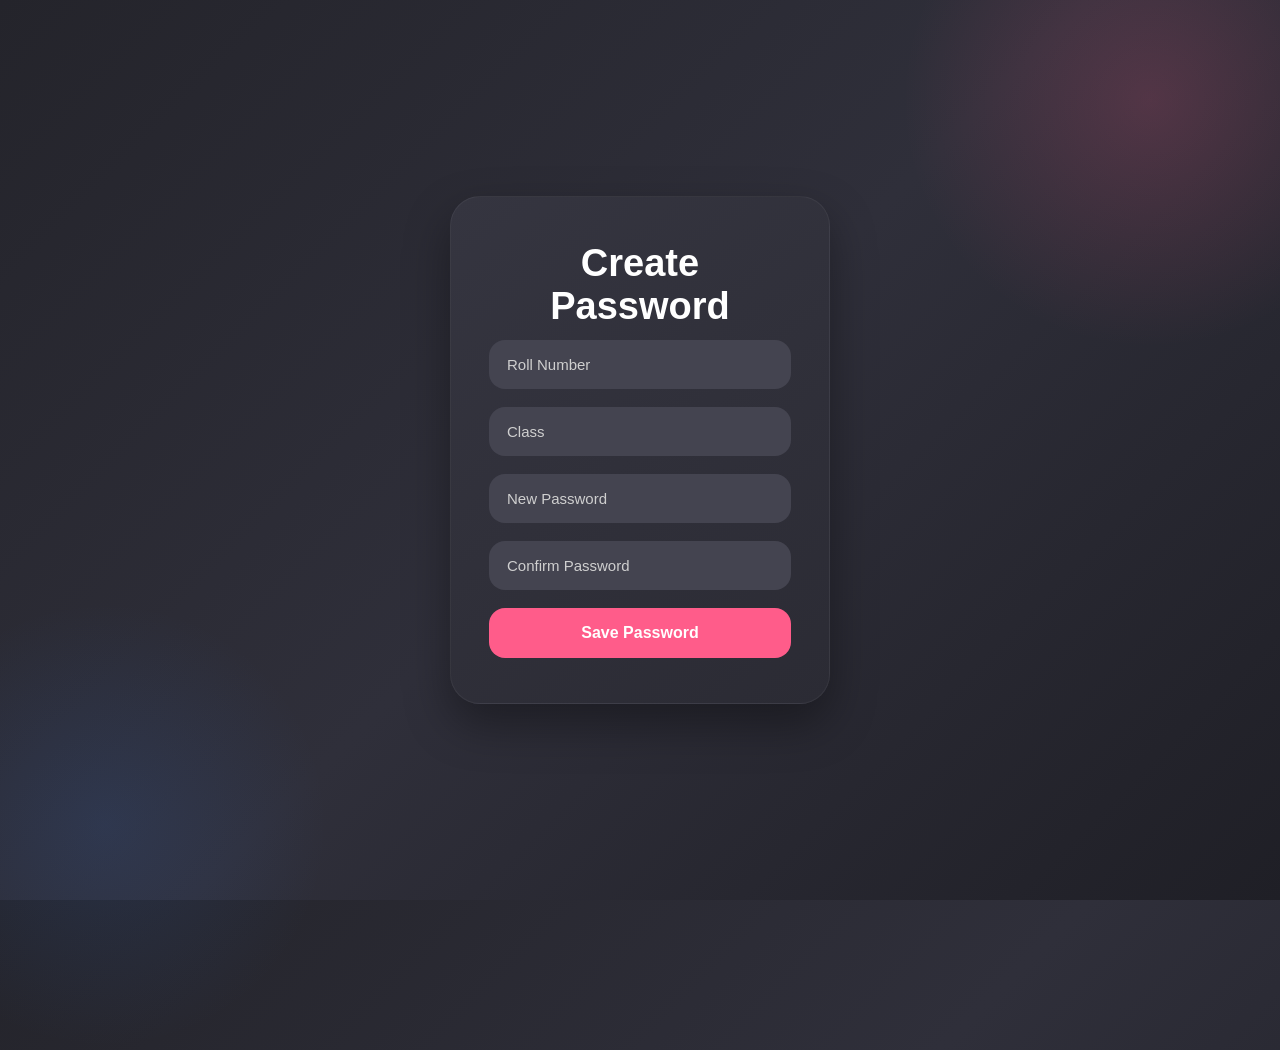
<file: frontend/set-password.html>
<!DOCTYPE html>
<html lang="en">
<head>
    <meta charset="UTF-8">
    <title>Set Password</title>
    <link rel="stylesheet" href="css/student-login.css">
</head>
<body>

<div class="container">
    <div class="login-box">

        <h2>Create Password</h2>

        <input type="text" placeholder="Roll Number">
        <input type="text" placeholder="Class">
        <input type="password" placeholder="New Password">
        <input type="password" placeholder="Confirm Password">

        <button id="setPassBtn">Save Password</button>

    </div>
</div>

<script src="js/student-login.js"></script>
</body>
</html>
</file>
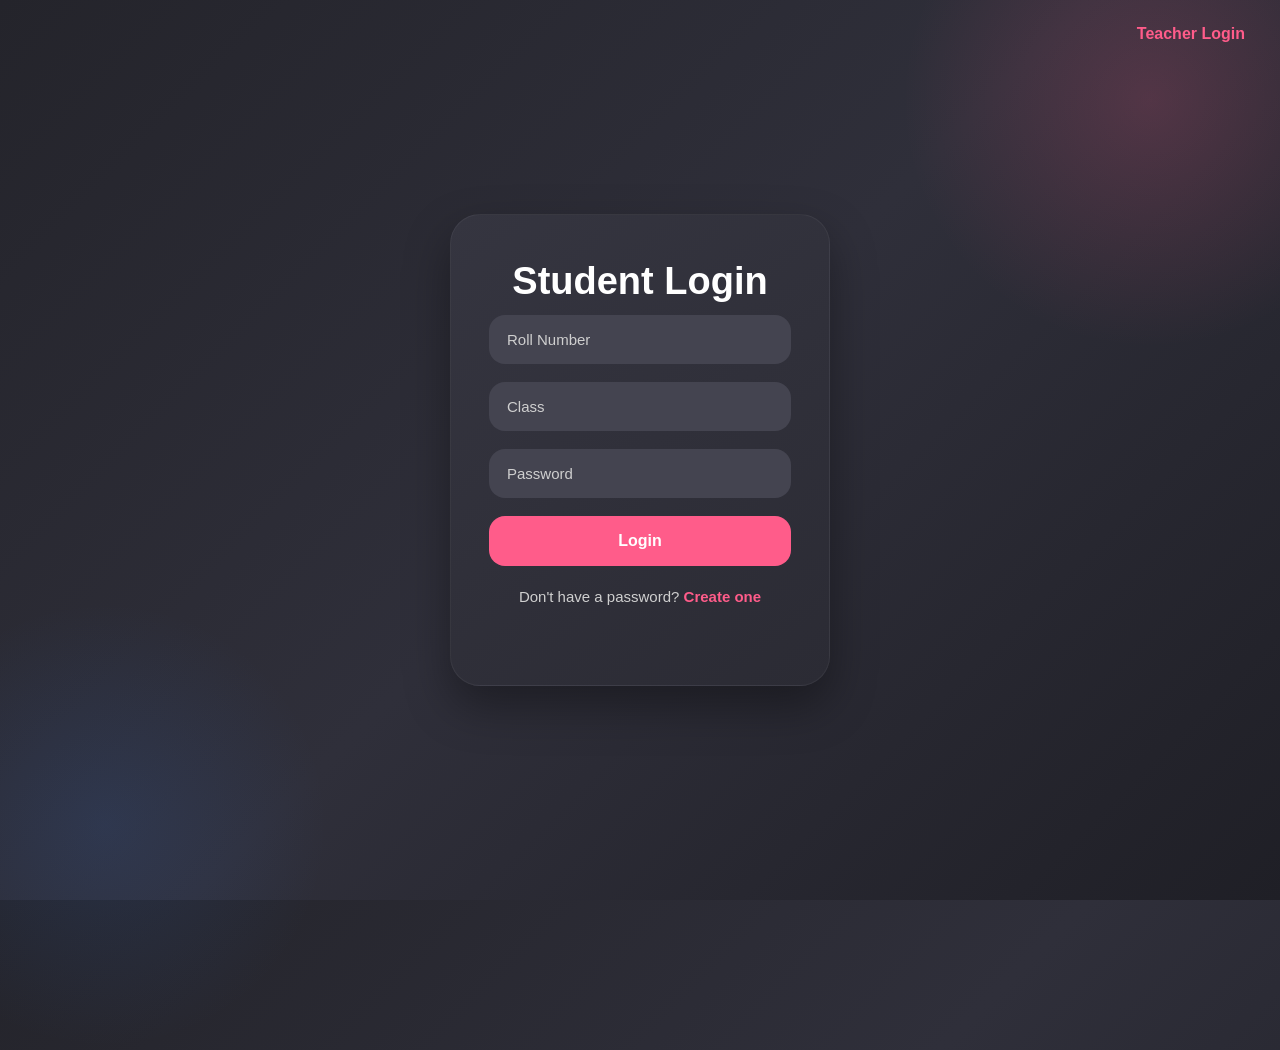
<file: frontend/student-login.html>
<!DOCTYPE html>
<html lang="en">
<head>
    <meta charset="UTF-8">
    <meta name="viewport" content="width=device-width, initial-scale=1.0">
    <title>Student Login</title>
    <link rel="stylesheet" href="css/student-login.css">
</head>
<body>
<div class="top-bar">
    <a href="teacher-login.html" class="top-link">Teacher Login</a>
</div>

<div class="container">
    <div class="login-box">

        <h2>Student Login</h2>

        <div id="studentForm">
            <input type="text" placeholder="Roll Number">
            <input type="text" placeholder="Class">
            <input type="password" placeholder="Password">
        </div>
       
        <button id="loginBtn">Login</button>

        <!-- LINK INSTEAD OF BUTTON -->
        <p class="link-text">
            Don't have a password? 
            <span id="createPassBtn">Create one</span>
        </p>

    </div>
</div>

<script src="js/student-login.js"></script>
</body>
</html>
</file>
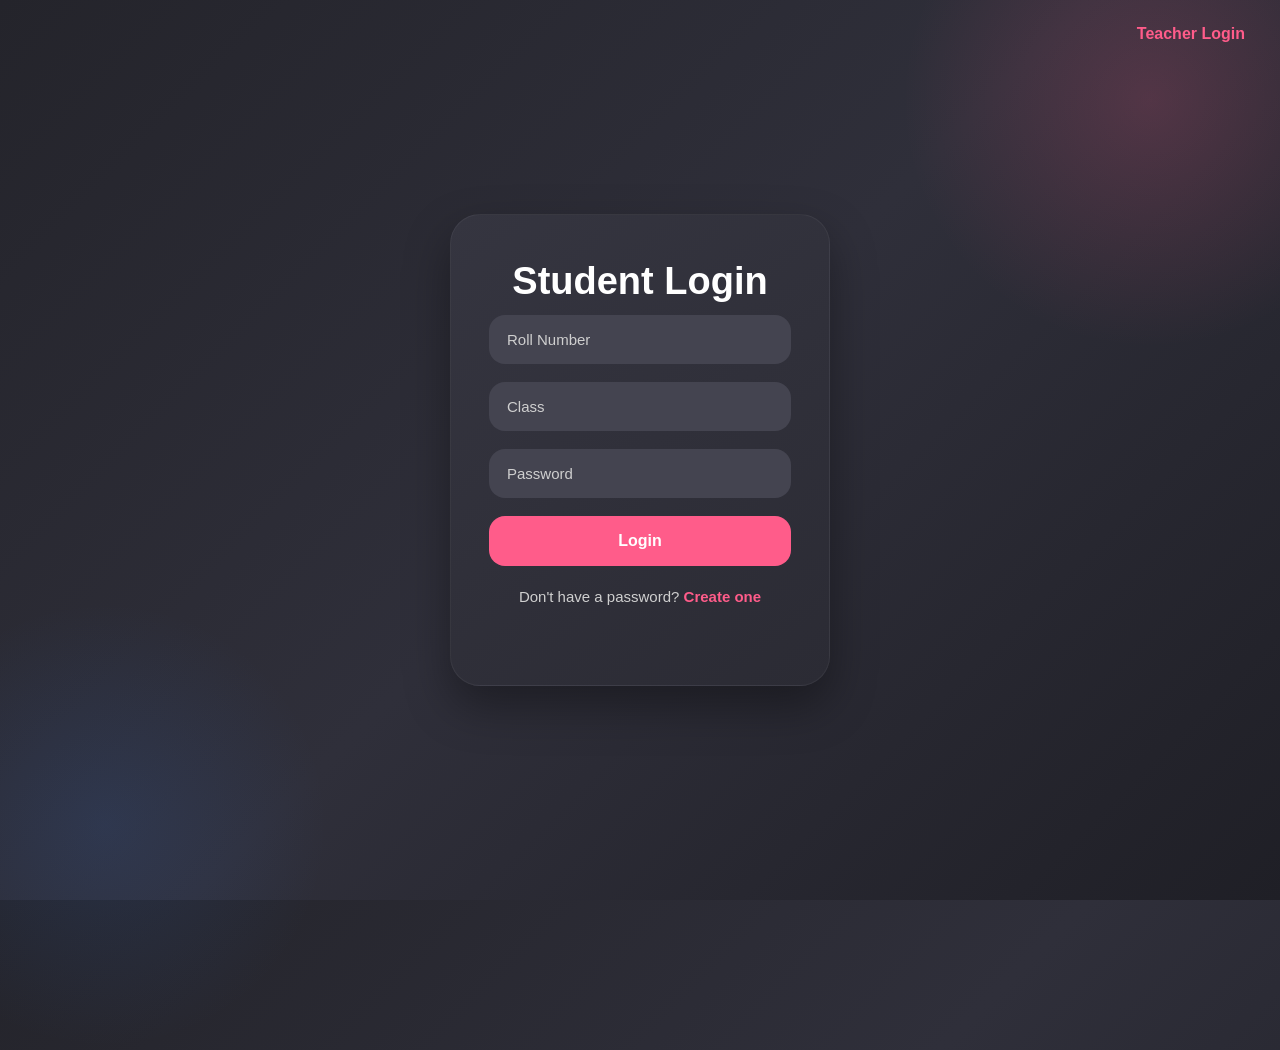
<file: frontend/student-profile.html>
<!DOCTYPE html>
<html lang="en">

<head>

    <meta charset="UTF-8">

    <meta
        name="viewport"
        content="width=device-width, initial-scale=1.0"
    >

    <title>
        Student Profile
    </title>

    <!-- CSS -->

    <link
        rel="stylesheet"
        href="./css/student-profile.css"
    >

    <!-- FONT AWESOME -->

    <link
        rel="stylesheet"
        href="https://cdnjs.cloudflare.com/ajax/libs/font-awesome/6.5.1/css/all.min.css"
    >

</head>

<body>

<div class="student-page">

    <!-- BACK BUTTON -->

    <button
        class="back-btn"
        onclick="goHome()"
    >

        <i class="fa-solid fa-arrow-left"></i>

        Back To Home

    </button>

    <!-- TOP LAYOUT -->

    <div class="top-layout">

        <!-- PROFILE CARD -->

        <div class="student-card">

            <div class="student-avatar">

                <i class="fa-solid fa-user"></i>

            </div>

            <h1 id="studentName">

                Student Name

            </h1>

            <p class="student-role">

                Student Profile

            </p>

            <div class="student-details">

                <div class="detail-box">

                    <span>Class</span>

                    <p id="studentClass">
                        -
                    </p>

                </div>

                <div class="detail-box">

                    <span>Roll Number</span>

                    <p id="studentRoll">
                        -
                    </p>

                </div>

                <div class="detail-box">

                    <span>Email</span>

                    <p id="studentEmail">
                        -
                    </p>

                </div>

                <div class="detail-box">

                    <span>Parent Name</span>

                    <p id="parentName">
                        -
                    </p>

                </div>

                <div class="detail-box">

                    <span>Parent Phone</span>

                    <p id="parentPhone">
                        -
                    </p>

                </div>

            </div>

        </div>

        <!-- RIGHT SIDE -->

        <div class="right-side">

            <!-- ATTENDANCE -->

            <div class="attendance-card">

                <h2>
                    Attendance
                </h2>

                <div class="circle">

                    <span id="attendancePercent">

                        0%

                    </span>

                </div>

                <div class="attendance-stats">

                    <div>

                        <h3 id="presentCount">
                            0
                        </h3>

                        <p>
                            Present
                        </p>

                    </div>

                    <div>

                        <h3 id="absentCount">
                            0
                        </h3>

                        <p>
                            Absent
                        </p>

                    </div>

                </div>

            </div>

            <!-- HISTORY -->

            <div class="history-card">

                <h2>
                    Attendance History
                </h2>

                <div id="attendanceHistory">

                    <div class="history-item">

                        No attendance records yet

                    </div>

                </div>

            </div>

        </div>

    </div>

</div>

<!-- JS -->

<script src="./js/student-profile.js"></script>

</body>

</html>
</file>
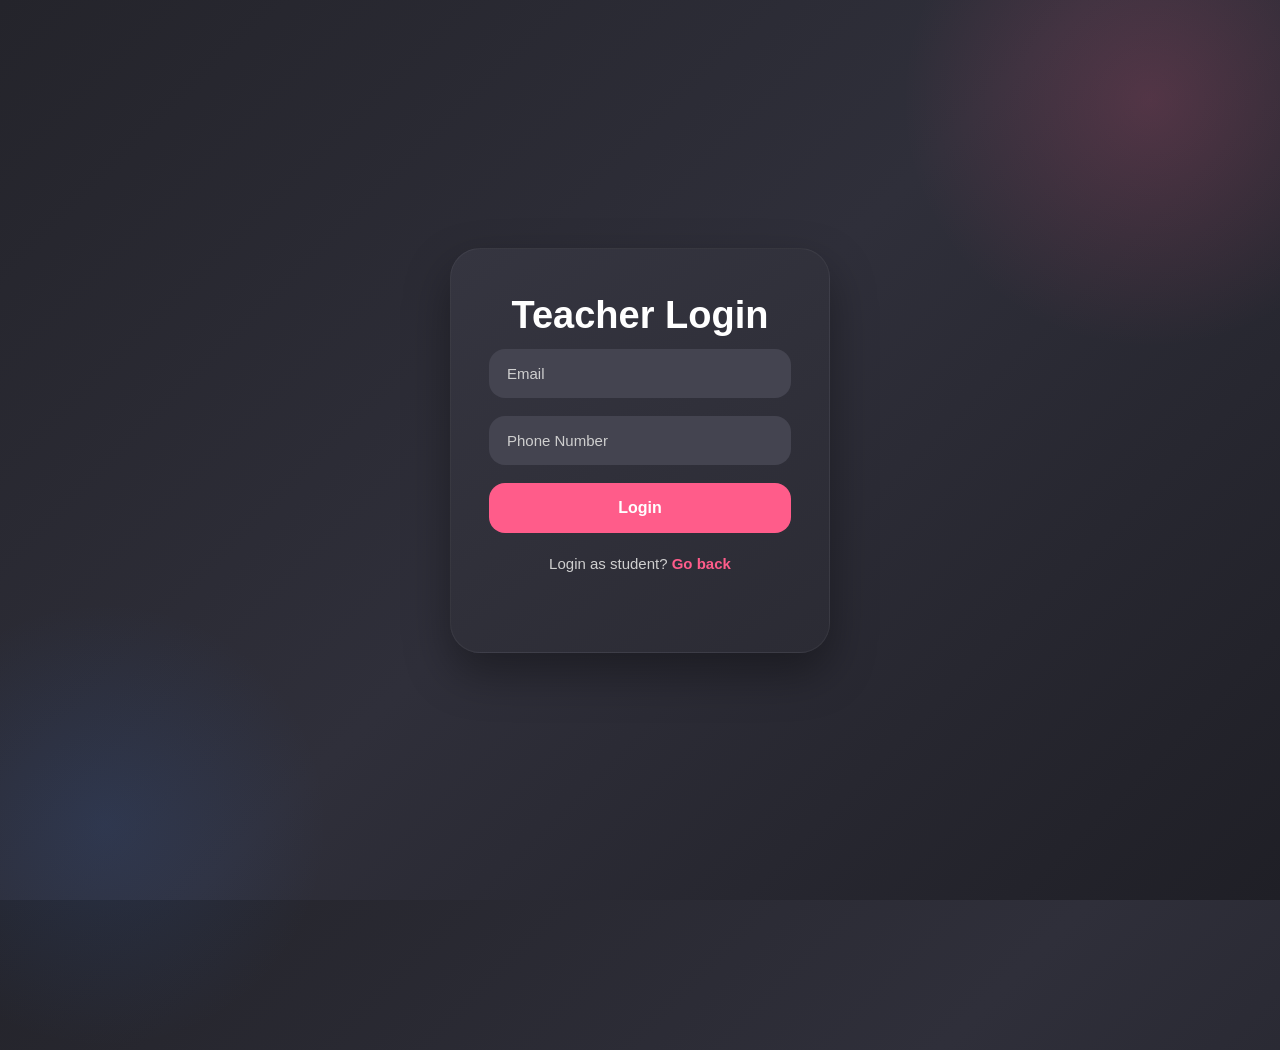
<file: frontend/teacher-dashboard.html>
<!DOCTYPE html>
<html lang="en">

<head>

    <meta charset="UTF-8">

    <meta name="viewport"
          content="width=device-width, initial-scale=1.0">

    <title>Teacher Dashboard</title>

    <link
        rel="stylesheet"
        href="./css/teacher-dashboard.css"
    >

    <link
        rel="stylesheet"
        href="https://cdnjs.cloudflare.com/ajax/libs/font-awesome/6.5.1/css/all.min.css"
    >

</head>

<body>

<div class="dashboard">

    <!-- SIDEBAR -->


<div class="sidebar">

    <div class="logo">

        EduManage

    </div>

    <div class="sidebar-links">

        <button onclick="goHome()">

            <i class="fa-solid fa-house"></i>

            Home

        </button>

        <button onclick="showView('profile')">

            <i class="fa-solid fa-user"></i>

            Profile

        </button>

        <button onclick="showView('attendance')">

            <i class="fa-solid fa-calendar-check"></i>

            Attendance

        </button>

        <button onclick="showView('notices')">

            <i class="fa-solid fa-bell"></i>

            Notices

        </button>

        <button onclick="logout()">

            <i class="fa-solid fa-right-from-bracket"></i>

            Logout

        </button>

    </div>

</div>

    <!-- MAIN -->

    <div class="main">

        <!-- PROFILE VIEW -->

<div id="profileView">

    <div class="profile-card">

        <div class="profile-avatar">

            <i class="fa-solid fa-user"></i>

        </div>

        <h1 id="profileName">
            Teacher Name
        </h1>

        <p class="profile-role">
            Class Teacher
        </p>

        <div class="profile-details">

            <div class="profile-item">

                <span>Email</span>

                <p id="profileEmail">
                    -
                </p>

            </div>

            <div class="profile-item">

                <span>Phone</span>

                <p id="profilePhone">
                    -
                </p>

            </div>

            <div class="profile-item">

                <span>Subject</span>

                <p id="profileSubject">
                    -
                </p>

            </div>

            <div class="profile-item">

                <span>Assigned Class</span>

                <p id="profileClass">
                    -
                </p>

            </div>

            <div class="profile-item">

                <span>Qualification</span>

                <p id="profileQualification">
                    -
                </p>

            </div>

            <div class="profile-item">

                <span>Experience</span>

                <p id="profileExperience">
                    -
                </p>

            </div>

        </div>

    </div>

</div>
        <!-- ATTENDANCE VIEW -->

<div id="attendanceView"
     style="display:none;">

    <div class="topbar">

        <h1>
            Mark Attendance
        </h1>

    </div>

    <div class="attendance-layout">

        <!-- LEFT -->

        <div class="attendance-left">

            <!-- TOP CONTROLS -->

            <div class="attendance-controls">

                <div class="control-box">

                    <label>
                        Assigned Class
                    </label>

                    <input
                        type="text"
                        id="classDisplay"
                        readonly
                    >

                </div>

                <div class="control-box">

                    <label>
                        Select Date
                    </label>

                    <input
                        type="date"
                        id="attendanceDate"
                    >

                </div>

                <button
                    class="load-btn"
                    onclick="loadStudents()"
                >

                    Load Students

                </button>

            </div>

            <!-- TABLE CARD -->

            <div class="attendance-table-card">

                <h2>

                    Students List

                </h2>

                <table>

                    <thead>

                    <tr>

                        <th>Roll</th>

                        <th>Name</th>

                        <th>Status</th>

                    </tr>

                    </thead>

                    <tbody id="attendanceTable">

                    </tbody>

                </table>

                <button
                    class="save-btn"
                    onclick="saveAttendance()"
                >

                    Save Attendance

                </button>

            </div>

        </div>

        <!-- RIGHT -->

        <div class="attendance-right">

            <!-- SUMMARY -->

            <div class="summary-card">

                <h3>
                    Today's Summary
                </h3>

                <div class="summary-grid">

                    <div class="summary-box">

                        <h2 id="presentCount">
                            0
                        </h2>

                        <p>
                            Present
                        </p>

                    </div>

                    <div class="summary-box">

                        <h2 id="absentCount">
                            0
                        </h2>

                        <p>
                            Absent
                        </p>

                    </div>

                    <div class="summary-box">

                        <h2 id="totalCount">
                            0
                        </h2>

                        <p>
                            Students
                        </p>

                    </div>

                </div>

            </div>

            <!-- PERCENTAGE -->

            <div class="percentage-card">

                <div class="circle">

                    <span id="attendancePercent">

                        0%

                    </span>

                </div>

                <p>
                    Attendance Percentage
                </p>

            </div>
            <!-- HISTORY -->

<div class="history-card">

    <h3>
        Recent Attendance
    </h3>

    <div id="attendanceHistory">

        <div class="history-item">

            No attendance records yet

        </div>

    </div>

</div>
<div class="view-all-wrapper">

    <button
        class="view-all-btn"
        onclick="viewAllAttendance()"
    >

        View All Records

    </button>

</div>

        </div>

    </div>

</div>

        <!-- NOTICE VIEW -->

        <div id="noticesView"
             style="display:none;">

            <div class="topbar">

                <h1>
                    Notices
                </h1>

            </div>

            <div class="notice-card">

                <p>
                    No notices available.
                </p>

            </div>

        </div>

    </div>

</div>

<script src="./js/teacher-dashboard.js"></script>

</body>

</html>
</file>
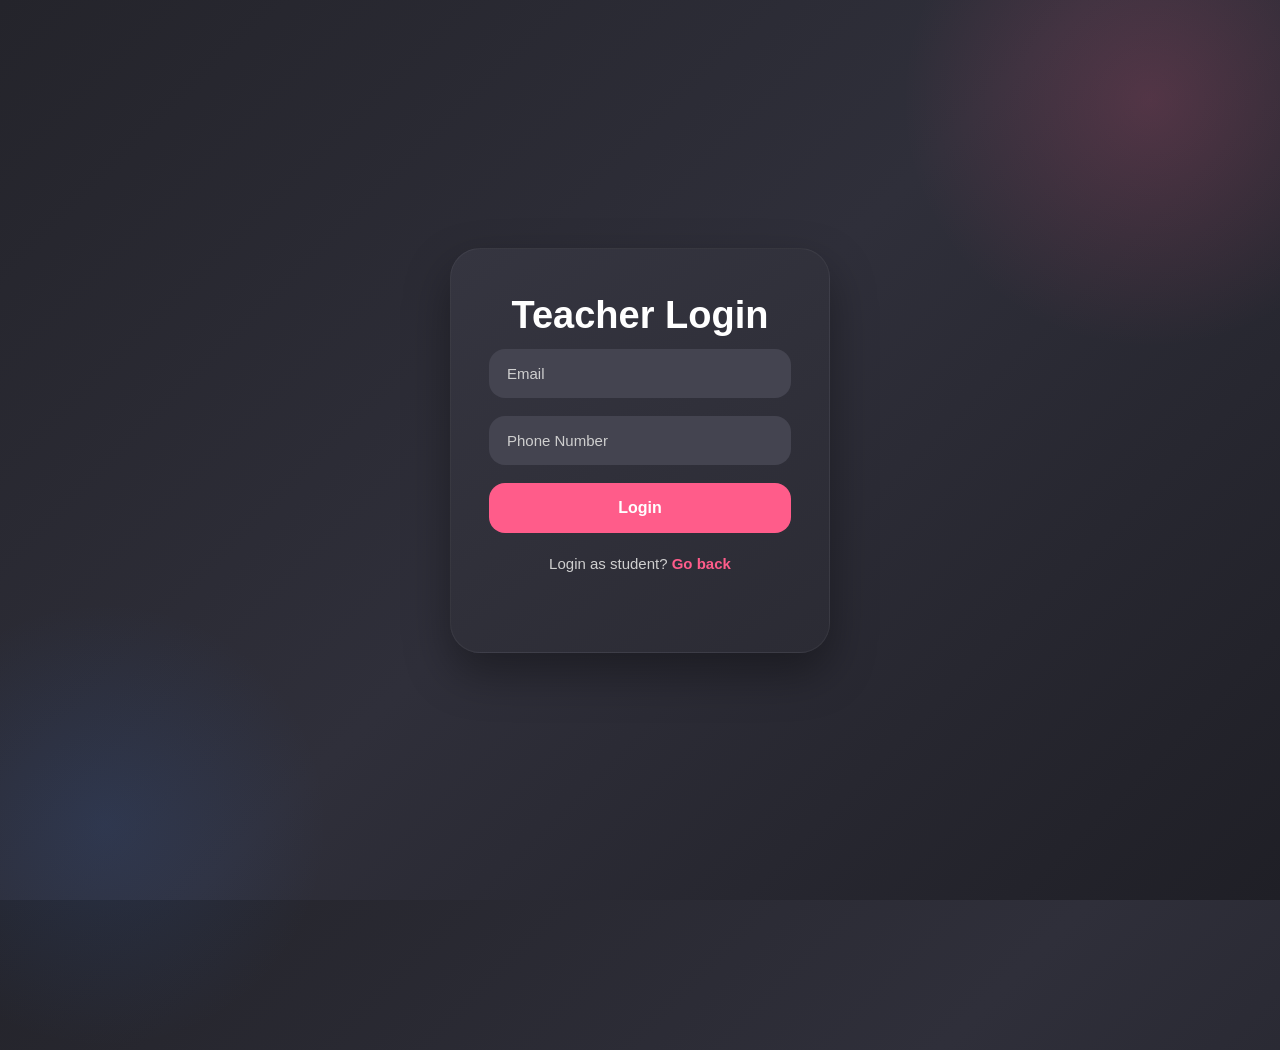
<file: frontend/teacher-login.html>
<!DOCTYPE html>
<html lang="en">
<head>
    <meta charset="UTF-8">
    <meta name="viewport" content="width=device-width, initial-scale=1.0">
    <title>Teacher Login</title>
    <link rel="stylesheet" href="css/student-login.css">
</head>
<body>

<div class="container">
    <div class="login-box">

        <h2>Teacher Login</h2>

        <div id="teacherForm">
            <input type="text" placeholder="Email">
            <input type="text" placeholder="Phone Number">
        </div>

        <button id="teacherLoginBtn">Login</button>

        <!-- BACK LINK -->
        <p class="link-text">
            Login as student? 
            <span onclick="goBack()">Go back</span>
        </p>

    </div>
</div>


<script src="js/teacher-login.js"></script>


</body>
</html>
</file>
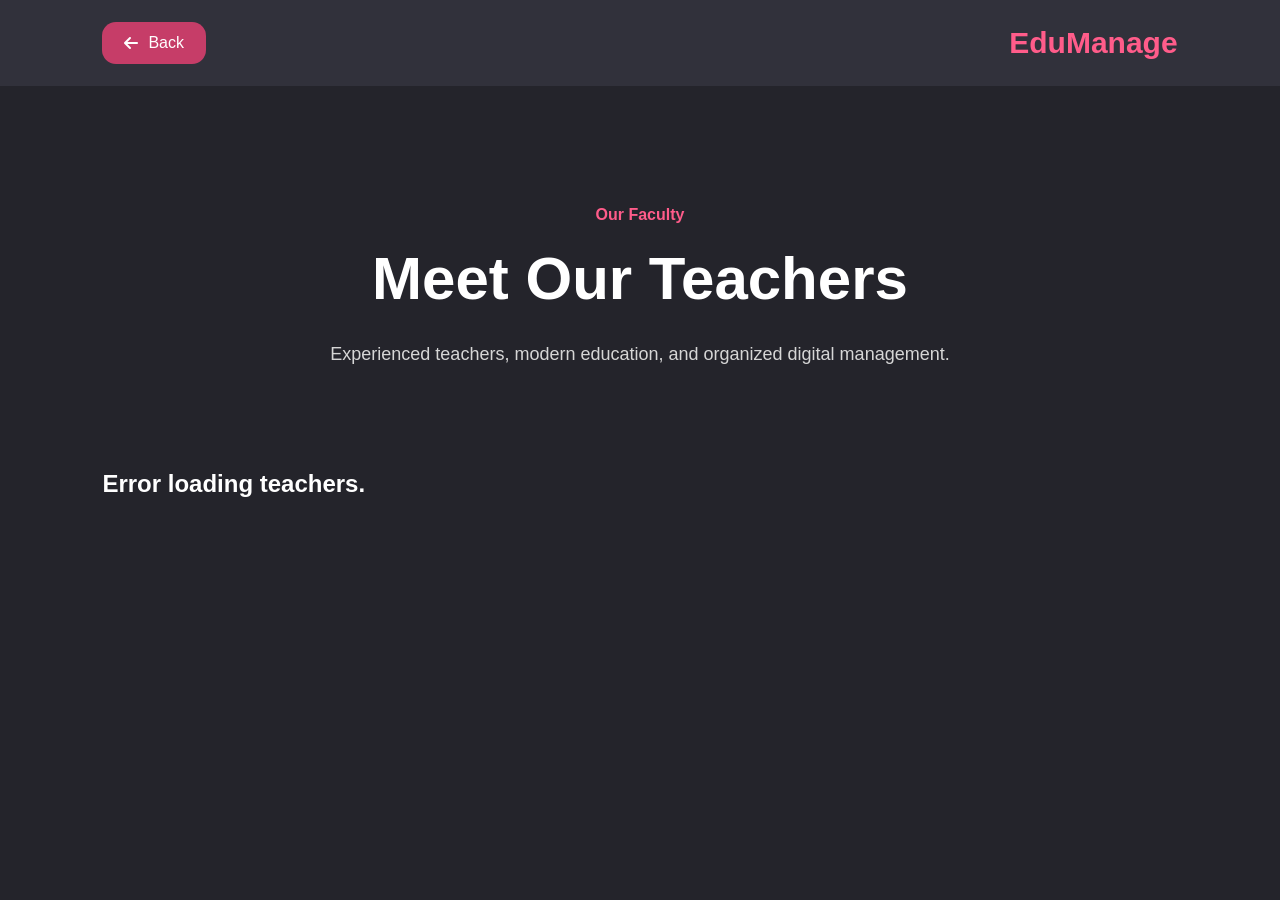
<file: frontend/teachers.html>
<!DOCTYPE html>
<html lang="en">

<head>

    <meta charset="UTF-8">

    <meta name="viewport" content="width=device-width, initial-scale=1.0">

    <title>Teachers | EduManage</title>

    <link rel="stylesheet" href="./css/teachers.css">

    <link
        rel="stylesheet"
        href="https://cdnjs.cloudflare.com/ajax/libs/font-awesome/6.5.1/css/all.min.css"
    >

</head>

<body>

    <!-- NAVBAR -->

    <nav class="navbar">

        <a href="index.html" class="back-btn">

            <i class="fa-solid fa-arrow-left"></i>

            Back

        </a>

        <div class="logo">
            EduManage
        </div>

    </nav>

    <!-- HERO -->

    <section class="teachers-hero">

        <p class="teachers-tag">
            Our Faculty
        </p>

        <h1>
            Meet Our Teachers
        </h1>

        <p class="teachers-description">

            Experienced teachers,
            modern education,
            and organized digital management.

        </p>

    </section>

    <!-- TEACHERS -->

    <section class="teachers-section">

        <div class="teachers-grid" id="teachersGrid">

            <!-- JS WILL LOAD TEACHERS -->

        </div>

    </section>

    <script src="./js/teachers.js"></script>

</body>

</html>
</file>
<file: frontend/css/index.css>
*{
    margin:0;
    padding:0;
    box-sizing:border-box;
    font-family:Arial, Helvetica, sans-serif;
}

html{
    scroll-behavior:smooth;
}

body{
    background:#24242b;
    color:white;
}

/* ================= NAVBAR ================= */

.navbar{
    width:100%;

    display:flex;
    justify-content:space-between;
    align-items:center;

    padding:20px 8%;

    background:#31313b;

    position:sticky;
    top:0;

    z-index:1000;

    border-bottom:1px solid rgba(255,255,255,0.08);
}

.nav-left{
    display:flex;
    align-items:center;
    gap:22px;
}

.logo{
    font-size:28px;
    font-weight:bold;
    color:#ff5c8a;
}

/* ================= MENU ICON ================= */

.menu-icon{

    width:52px;
    height:52px;

    display:flex;
    justify-content:center;
    align-items:center;

    border-radius:16px;

    background:#353540;

    color:white;

    cursor:pointer;

    transition:0.3s;

    box-shadow:
    0 10px 25px rgba(0,0,0,0.25);
}

.menu-icon:hover{
    background:#ff5c8a;
    transform:scale(1.05);
}

.menu-icon i{
    font-size:22px;
}

/* ================= SIDEBAR ================= */

.sidebar{

    position:fixed;

    top:0;
    left:-320px;

    width:300px;

    height:100vh;

    background:
    linear-gradient(
        145deg,
        #2b2b34,
        #24242b
    );

    padding:30px 24px;

    z-index:3000;

    transition:0.35s ease;

    border-right:
    1px solid rgba(255,255,255,0.05);

    overflow-y:auto;
}

.sidebar.active{
    left:0;
}

/* TOP */

.sidebar-top{

    display:flex;

    justify-content:space-between;

    align-items:center;

    margin-bottom:35px;
}

.sidebar-top h2{

    color:#ff5c8a;

    font-size:30px;
}

/* CLOSE BUTTON */

#closeSidebar{

    width:42px;
    height:42px;

    border:none;

    border-radius:12px;

    background:#353540;

    color:white;

    cursor:pointer;

    transition:0.3s;
}

#closeSidebar:hover{
    background:#ff5c8a;
}

/* LINKS */

.sidebar-links{

    display:flex;

    flex-direction:column;

    gap:14px;
}

.sidebar-links a{

    display:flex;

    align-items:center;

    gap:14px;

    padding:16px 18px;

    border-radius:18px;

    background:#353540;

    color:white;

    text-decoration:none;

    transition:0.3s;

    font-size:15px;

    font-weight:500;
}

.sidebar-links a:hover{

    background:#ff5c8a;

    transform:translateX(8px);
}

.sidebar-links i{
    font-size:17px;
}

/* OVERLAY */

.overlay{

    position:fixed;

    inset:0;

    background:rgba(0,0,0,0.45);

    opacity:0;

    visibility:hidden;

    transition:0.3s;

    z-index:2500;
}

.overlay.active{

    opacity:1;

    visibility:visible;
}

/* ================= NAV LINKS ================= */

.nav-links{
    display:flex;
    align-items:center;
    gap:30px;

    list-style:none;
}

.nav-links a{
    text-decoration:none;
    color:white;

    transition:0.3s;
}

.nav-links a:hover{
    color:#ff5c8a;
}

/* ================= LOGIN DROPDOWN ================= */

.login-dropdown{
    position:relative;
}

.login-btn{
    background:#c63d68;

    color:white;

    border:none;

    padding:12px 20px;

    border-radius:12px;

    cursor:pointer;

    display:flex;
    align-items:center;
    gap:8px;

    transition:0.3s;
}

.login-btn:hover{
    background:#ff5c8a;
}

.dropdown-menu{
    position:absolute;

    top:100%;
    right:0;

    width:220px;

    background:#3a3a46;

    border-radius:14px;

    overflow:hidden;

    opacity:0;
    visibility:hidden;

    transform:translateY(10px);

    transition:0.3s;

    box-shadow:0 15px 40px rgba(0,0,0,0.4);
}

.login-dropdown:hover .dropdown-menu{
    opacity:1;
    visibility:visible;

    transform:translateY(0);
}

.dropdown-menu a{
    display:block;

    padding:16px 18px;

    color:white;

    text-decoration:none;

    transition:0.3s;
}

.dropdown-menu a:hover{
    background:#4a4a57;
}

/* ================= HERO SECTION ================= */

.hero{
    min-height:90vh;

    display:flex;
    justify-content:space-between;
    align-items:center;

    gap:60px;

    padding:0 8%;
}

.hero-left{
    flex:1;
}

.hero-tag{
    color:#ff5c8a;

    font-weight:bold;

    margin-bottom:20px;

    letter-spacing:1px;
}

.hero-left h1{
    font-size:68px;

    line-height:1.2;

    margin-bottom:25px;
}

.hero-description{
    color:#dddddd;

    font-size:18px;

    line-height:1.8;

    max-width:620px;

    margin-bottom:40px;
}

.hero-buttons{
    display:flex;
    gap:20px;
}

.primary-btn,
.secondary-btn{
    text-decoration:none;

    padding:15px 28px;

    border-radius:14px;

    transition:0.3s;
}

.primary-btn{
    background:#c63d68;
    color:white;
}

.primary-btn:hover{
    background:#ff5c8a;
}

.secondary-btn{
    border:1px solid rgba(255,255,255,0.15);

    color:white;
}

.secondary-btn:hover{
    background:#3a3a46;
}

/* ================= HERO CARD ================= */

.hero-right{
    flex:1;

    display:flex;
    justify-content:center;
}

.hero-card{
    width:100%;
    max-width:430px;

    background:#353540;

    border-radius:28px;

    padding:32px;

    box-shadow:0 25px 50px rgba(0,0,0,0.35);
}

.card-top{
    display:flex;
    justify-content:space-between;
    align-items:center;

    margin-bottom:30px;
}

.live-dot{
    width:12px;
    height:12px;

    border-radius:50%;

    background:#00ff95;
}

.mini-stats{
    display:grid;

    grid-template-columns:1fr 1fr;

    gap:20px;

    margin-bottom:25px;
}

.mini-box{
    background:#444450;

    border-radius:18px;

    padding:25px;

    text-align:center;
}

.mini-box h2{
    color:#ff5c8a;

    margin-bottom:10px;
}

.workflow-box{
    background:#444450;

    padding:22px;

    border-radius:18px;

    display:flex;
    align-items:center;
    gap:15px;

    color:#ff5c8a;
}

/* ================= FEATURES ================= */

.features{
    padding:120px 8%;
}

.section-title{
    text-align:center;

    margin-bottom:70px;
}

.section-title p{
    color:#ff5c8a;

    font-weight:bold;

    margin-bottom:15px;

    letter-spacing:1px;
}

.section-title h2{
    font-size:42px;

    max-width:700px;

    margin:auto;

    line-height:1.4;
}

.features-grid{
    display:grid;

    grid-template-columns:
    repeat(auto-fit,minmax(300px,1fr));

    gap:30px;
}

.feature-card{
    background:#353540;

    padding:40px 30px;

    border-radius:24px;

    transition:0.3s;

    border:1px solid transparent;
}

.feature-card:hover{
    transform:translateY(-10px);

    border-color:#ff5c8a;
}

.feature-card i{
    font-size:42px;

    color:#ff5c8a;

    margin-bottom:25px;
}

.feature-card h3{
    margin-bottom:20px;

    font-size:24px;
}

.feature-card p{
    color:#d6d6d6;

    line-height:1.8;
}

/* ================= PLATFORM ================= */

.platform-section{
    padding:120px 8%;

    display:flex;
    justify-content:space-between;
    align-items:center;

    gap:80px;
}

.platform-left{
    flex:1;
}

.platform-tag{
    color:#ff5c8a;

    font-weight:bold;

    margin-bottom:20px;

    letter-spacing:1px;
}

.platform-left h2{
    font-size:48px;

    line-height:1.3;

    margin-bottom:30px;
}

.platform-description{
    color:#d6d6d6;

    line-height:1.9;

    font-size:17px;
}

.platform-right{
    flex:1;

    display:flex;
    flex-direction:column;

    gap:25px;
}

.platform-box{
    background:#353540;

    padding:28px;

    border-radius:24px;

    display:flex;
    align-items:flex-start;

    gap:20px;

    transition:0.3s;
}

.platform-box:hover{
    transform:translateX(10px);

    background:#40404d;
}

.platform-box i{
    width:65px;
    height:65px;

    min-width:65px;

    display:flex;
    justify-content:center;
    align-items:center;

    border-radius:18px;

    background:rgba(255,92,138,0.12);

    color:#ff5c8a;

    font-size:28px;
}

.platform-box h3{
    margin-bottom:10px;

    font-size:22px;
}

.platform-box p{
    color:#d6d6d6;

    line-height:1.7;
}

/* ================= APPLY SECTION ================= */

.apply-section{
    padding:120px 8%;
}

.apply-container{
    display:grid;

    grid-template-columns:
    repeat(auto-fit,minmax(320px,1fr));

    gap:35px;

    margin-top:70px;
}

.apply-card{
    background:linear-gradient(
        145deg,
        #353540,
        #2b2b34
    );

    padding:50px 40px;

    border-radius:30px;

    text-align:center;

    transition:0.35s;

    border:1px solid rgba(255,255,255,0.05);

    box-shadow:
    0 15px 35px rgba(0,0,0,0.25);
}

.apply-card:hover{
    transform:
    translateY(-12px)
    scale(1.02);

    border-color:#ff5c8a;
}

.apply-icon{
    width:95px;
    height:95px;

    margin:auto auto 30px;

    display:flex;
    justify-content:center;
    align-items:center;

    border-radius:28px;

    background:rgba(255,92,138,0.12);
}

.apply-icon i{
    font-size:42px;

    color:#ff5c8a;
}

.apply-card h3{
    font-size:30px;

    margin-bottom:20px;
}

.apply-card p{
    color:#d6d6d6;

    line-height:1.9;

    margin-bottom:35px;

    font-size:16px;
}

.apply-btn{
    display:inline-block;

    padding:15px 38px;

    border-radius:18px;

    background:#c63d68;

    color:white;

    text-decoration:none;

    font-weight:bold;

    font-size:16px;

    transition:0.3s;
}

.apply-btn:hover{
    background:#ff5c8a;

    transform:scale(1.05);
}

/* ================= FOOTER ================= */

.footer{
    background:#1f1f26;

    margin-top:120px;

    padding-top:80px;

    border-top:
    1px solid rgba(255,255,255,0.05);
}

.footer-container{
    width:100%;

    display:grid;

    grid-template-columns:
    repeat(auto-fit,minmax(240px,1fr));

    gap:50px;

    padding:0 8% 60px;
}

.footer-box h2{
    color:#ff5c8a;

    margin-bottom:20px;

    font-size:32px;
}

.footer-box h3{
    margin-bottom:25px;

    font-size:22px;
}

.footer-box p{
    color:#cfcfcf;

    line-height:1.9;

    margin-bottom:12px;
}

.footer-box a{
    display:block;

    color:#cfcfcf;

    text-decoration:none;

    margin-bottom:14px;

    transition:0.3s;
}

.footer-box a:hover{
    color:#ff5c8a;

    transform:translateX(5px);
}

.footer-bottom{
    border-top:
    1px solid rgba(255,255,255,0.05);

    text-align:center;

    padding:25px;
}

.footer-bottom p{
    color:#bdbdbd;
}

/* ================= RESPONSIVE ================= */

@media(max-width:950px){

    .nav-links{
        display:none;
    }

    .hero{
        flex-direction:column;

        text-align:center;

        padding-top:120px;
    }

    .hero-description{
        margin:auto auto 40px;
    }

    .hero-buttons{
        justify-content:center;
    }

    .platform-section{
        flex-direction:column;
    }

    .platform-left{
        text-align:center;
    }

    .section-title h2{
        font-size:34px;
    }

    .hero-left h1{
        font-size:52px;
    }
}

@media(max-width:600px){

    .hero-left h1{
        font-size:42px;
    }

    .section-title h2{
        font-size:28px;
    }

    .platform-left h2{
        font-size:36px;
    }

    .apply-card,
    .feature-card{
        padding:35px 25px;
    }

    .hero-card{
        padding:24px;
    }

    .navbar{
        padding:20px 5%;
    }

    .footer-container{
        text-align:center;
    }
}

/* ================= ANIMATIONS ================= */

.feature-card,
.platform-box,
.apply-card,
.hero-card{
    opacity:0;

    transform:translateY(40px);

    animation:fadeUp 0.8s ease forwards;
}

.feature-card:nth-child(1){
    animation-delay:0.1s;
}

.feature-card:nth-child(2){
    animation-delay:0.2s;
}

.feature-card:nth-child(3){
    animation-delay:0.3s;
}

.feature-card:nth-child(4){
    animation-delay:0.4s;
}

.feature-card:nth-child(5){
    animation-delay:0.5s;
}

.feature-card:nth-child(6){
    animation-delay:0.6s;
}

@keyframes fadeUp{

    to{
        opacity:1;

        transform:translateY(0);
    }
}
</file>
<file: frontend/css/about.css>
*{

    margin:0;

    padding:0;

    box-sizing:border-box;

    font-family:'Segoe UI',sans-serif;
}

body{

    background:#24242b;

    color:white;

    overflow-x:hidden;
}
/* =========================================================
   NAVBAR
========================================================= */

.navbar{

    position:fixed;

    top:0;

    left:0;

    width:100%;

    display:flex;

    justify-content:space-between;

    align-items:center;

    padding:20px 8%;

    background:
    rgba(20,20,28,0.75);

    backdrop-filter:blur(12px);

    z-index:1000;

    border-bottom:
    1px solid rgba(255,255,255,0.05);
}

/* ================= LOGO ================= */

.logo{

    font-size:28px;

    font-weight:700;

    color:white;
}

/* ================= NAV ================= */

.navbar nav{

    display:flex;

    gap:28px;
}

.navbar nav a{

    color:#d0d0dc;

    text-decoration:none;

    transition:0.3s;

    position:relative;
}

.navbar nav a:hover{

    color:#ff5c8a;
}

.navbar nav a::after{

    content:"";

    position:absolute;

    left:0;

    bottom:-6px;

    width:0;

    height:2px;

    background:#ff5c8a;

    transition:0.3s;
}

.navbar nav a:hover::after{

    width:100%;
}
/* =========================================================
   HERO
========================================================= */

.about-hero{

    height:55vh;

    background:
    linear-gradient(
        rgba(0,0,0,0.65),
        rgba(0,0,0,0.65)
    ),
    url("https://images.unsplash.com/photo-1523050854058-8df90110c9f1?q=80&w=1400&auto=format&fit=crop");

    background-size:cover;

    background-position:center;

    display:flex;

    align-items:center;

    justify-content:center;

    text-align:center;

    padding:20px;
}

.about-overlay h1{

    font-size:64px;

    margin-bottom:20px;
}

.about-overlay p{

    color:#d0d0dc;

    font-size:20px;

    max-width:700px;

    margin:auto;

    line-height:1.8;
}

/* =========================================================
   STORY
========================================================= */

.story-section{

    display:grid;

    grid-template-columns:
    1fr 1.4fr;

    gap:60px;

    padding:100px 8%;
}

.section-tag{

    color:#ff5c8a;

    font-weight:700;

    letter-spacing:2px;

    margin-bottom:20px;
}

.story-left h2{

    font-size:52px;

    line-height:1.2;
}

.story-right{

    display:flex;

    flex-direction:column;

    gap:24px;
}

.story-right p{

    color:#c4c4d0;

    line-height:1.9;

    font-size:17px;
}

blockquote{

    border-left:
    4px solid #ff5c8a;

    padding-left:20px;

    margin-top:20px;

    font-size:22px;

    line-height:1.7;

    color:white;
}

/* =========================================================
   MISSION
========================================================= */

.mission-section{

    display:grid;

    grid-template-columns:
    repeat(3,1fr);

    gap:28px;

    padding:0 8% 100px;
}

.mission-card{

    background:
    linear-gradient(
        145deg,
        #353540,
        #2b2b34
    );

    border-radius:24px;

    padding:35px;

    border:
    1px solid rgba(255,255,255,0.05);

    transition:0.3s;
}

.mission-card:hover{

    transform:translateY(-8px);
}

.mission-card i{

    font-size:36px;

    color:#ff5c8a;

    margin-bottom:22px;
}

.mission-card h3{

    margin-bottom:14px;

    font-size:24px;
}

.mission-card p{

    color:#c5c5d1;

    line-height:1.7;
}

/* =========================================================
   TEAM
========================================================= */

.team-section{

    padding:100px 8%;

    text-align:center;
}

.team-section h2{

    font-size:48px;

    margin-bottom:16px;
}

.team-subtitle{

    color:#bdbdca;

    margin-bottom:50px;
}

.team-grid{

    display:grid;

    grid-template-columns:
    repeat(auto-fit,minmax(280px,1fr));

    gap:28px;
}

.team-card{

    background:
    linear-gradient(
        145deg,
        #353540,
        #2b2b34
    );

    border-radius:24px;

    padding:40px;

    border:
    1px solid rgba(255,255,255,0.05);
}

.team-card h3{

    margin-bottom:18px;

    font-size:24px;
}

.team-card p{

    color:#c5c5d1;

    line-height:1.8;
}

/* =========================================================
   FUTURE
========================================================= */

.future-section{

    padding:100px 8%;

    text-align:center;
}

.future-section h2{

    font-size:48px;

    margin-bottom:24px;
}

.future-section p{

    max-width:850px;

    margin:auto;

    color:#c5c5d1;

    line-height:1.9;

    font-size:18px;
}

/* =========================================================
   RESPONSIVE
========================================================= */

@media(max-width:900px){

    .story-section{

        grid-template-columns:1fr;
    }

    .mission-section{

        grid-template-columns:1fr;
    }

    .about-overlay h1{

        font-size:42px;
    }

    .story-left h2{

        font-size:38px;
    }

    .team-section h2,
    .future-section h2{

        font-size:36px;
    }
}
/* =========================================================
   FOOTER
========================================================= */

.footer{

    background:#1c1c24;

    padding:60px 8%;

    text-align:center;

    border-top:
    1px solid rgba(255,255,255,0.05);
}

.footer h2{

    font-size:36px;

    margin-bottom:18px;
}

.footer p{

    color:#bdbdca;

    max-width:700px;

    margin:auto;

    line-height:1.8;

    margin-bottom:30px;
}

/* ================= LINKS ================= */

.footer-links{

    display:flex;

    justify-content:center;

    gap:28px;

    margin-bottom:30px;
}

.footer-links a{

    color:#d0d0dc;

    text-decoration:none;

    transition:0.3s;
}

.footer-links a:hover{

    color:#ff5c8a;
}

/* ================= COPYRIGHT ================= */

.footer span{

    color:#8e8e99;

    font-size:14px;
}
/* =========================================================
   PREMIUM HOVERS
========================================================= */

.mission-card,
.team-card{

    transition:
    transform 0.35s ease,
    box-shadow 0.35s ease;
}

.mission-card:hover,
.team-card:hover{

    transform:
    translateY(-10px);

    box-shadow:
    0 20px 40px rgba(0,0,0,0.3);
}

/* ================= SMOOTH SCROLL ================= */

html{

    scroll-behavior:smooth;
}
</file>
<file: frontend/css/admin-login.css>
*{
    margin:0;
    padding:0;
    box-sizing:border-box;
    font-family:Arial, Helvetica, sans-serif;
}

body{

    background:
    linear-gradient(
        135deg,
        #191923,
        #24242f
    );

    min-height:100vh;

    display:flex;

    justify-content:center;

    align-items:center;

    color:white;
}

.admin-page{

    width:100%;

    display:flex;

    justify-content:center;

    align-items:center;

    padding:20px;
}

.login-card{

    width:420px;

    background:
    linear-gradient(
        145deg,
        #2b2b36,
        #20202a
    );

    border-radius:30px;

    padding:45px;

    text-align:center;

    box-shadow:
    0 20px 45px rgba(0,0,0,0.4);

    border:
    1px solid rgba(255,255,255,0.05);
}

.admin-icon{

    width:95px;

    height:95px;

    margin:auto;

    margin-bottom:25px;

    border-radius:50%;

    background:
    linear-gradient(
        135deg,
        #ff5c8a,
        #ff7aa2
    );

    display:flex;

    justify-content:center;

    align-items:center;

    font-size:38px;

    box-shadow:
    0 10px 25px rgba(255,92,138,0.35);
}

.login-card h1{

    font-size:34px;

    margin-bottom:10px;
}

.login-card p{

    color:#b8b8c7;

    margin-bottom:35px;
}

.login-card input{

    width:100%;

    padding:18px;

    border:none;

    border-radius:16px;

    background:#3a3a46;

    color:white;

    outline:none;

    margin-bottom:22px;

    font-size:15px;
}

.login-card button{

    width:100%;

    padding:18px;

    border:none;

    border-radius:16px;

    background:#ff5c8a;

    color:white;

    font-size:16px;

    cursor:pointer;

    transition:0.3s;
}

.login-card button:hover{

    background:#ff7aa2;

    transform:translateY(-2px);
}
</file>
<file: frontend/css/apply.css>
*{
    margin:0;
    padding:0;
    box-sizing:border-box;
    font-family:Arial, Helvetica, sans-serif;
}

body{
    background:#24242b;

    color:white;

    min-height:100vh;

    display:flex;
    justify-content:center;
    align-items:center;

    padding:50px 20px;
}

.container{
    width:100%;

    display:flex;
    justify-content:center;
}

.form-box{
    width:100%;
    max-width:520px;

    background:#353540;

    padding:40px;

    border-radius:28px;

    box-shadow:
    0 25px 50px rgba(0,0,0,0.35);

    border:1px solid rgba(255,255,255,0.05);
}

h2{
    text-align:center;

    margin-bottom:35px;

    font-size:34px;

    color:#ff5c8a;
}

h3{
    margin-top:28px;
    margin-bottom:15px;

    color:#ffffff;

    font-size:18px;
}

input{
    width:100%;

    padding:15px 18px;

    margin-bottom:16px;

    border:none;

    outline:none;

    border-radius:14px;

    background:#444450;

    color:white;

    font-size:15px;

    transition:0.3s;
}

input:focus{
    border:1px solid #ff5c8a;

    box-shadow:
    0 0 0 4px rgba(255,92,138,0.12);
}

input::placeholder{
    color:#cfcfcf;
}

button{
    width:100%;

    padding:16px;

    margin-top:30px;

    border:none;

    border-radius:16px;

    background:#c63d68;

    color:white;

    font-size:16px;

    font-weight:bold;

    cursor:pointer;

    transition:0.3s;
}

button:hover{
    background:#ff5c8a;

    transform:translateY(-3px);
}

.switch-text{
    text-align:center;

    margin-top:22px;

    color:#d6d6d6;

    line-height:1.7;
}

.switch-text span{
    color:#ff5c8a;

    cursor:pointer;

    font-weight:bold;
}

.switch-text span:hover{
    text-decoration:underline;
}

/* ================= SCROLLBAR ================= */

::-webkit-scrollbar{
    width:10px;
}

::-webkit-scrollbar-track{
    background:#24242b;
}

::-webkit-scrollbar-thumb{
    background:#ff5c8a;

    border-radius:20px;
}
</file>
<file: frontend/css/dashboard.css>
/* =========================================================
   RESET
========================================================= */

*{
    margin:0;
    padding:0;
    box-sizing:border-box;
    font-family:'Segoe UI',sans-serif;
}

/* =========================================================
   BODY
========================================================= */

body{

    background:#24242b;

    color:white;
}

/* =========================================================
   LAYOUT
========================================================= */

.dashboard{

    display:flex;

    min-height:100vh;
}

/* =========================================================
   SIDEBAR
========================================================= */

.sidebar{

    width:260px;

    background:#2b2b34;

    padding:35px 25px;

    border-right:
    1px solid rgba(255,255,255,0.05);
}

.sidebar h2{

    color:#ff5c8a;

    font-size:32px;

    margin-bottom:40px;
}

.sidebar ul{

    list-style:none;
}

.sidebar li{

    padding:18px 20px;

    margin-bottom:15px;

    border-radius:16px;

    cursor:pointer;

    background:#353540;

    transition:0.3s;

    font-size:16px;
}

.sidebar li:hover{

    background:#ff5c8a;

    transform:translateX(8px);
}

/* =========================================================
   MAIN CONTENT
========================================================= */

.main{

    flex:1;

    padding:35px;
}

/* =========================================================
   NAVBAR
========================================================= */

.navbar{

    margin-bottom:30px;
}

.navbar h3{

    font-size:34px;
}

/* =========================================================
   DASHBOARD CARDS
========================================================= */

.cards{

    display:grid;

    grid-template-columns:
    repeat(auto-fit,minmax(240px,1fr));

    gap:22px;

    margin-bottom:35px;

    align-items:start;
}

/* =========================================================
   NORMAL CARD
========================================================= */

.card{

    background:
    linear-gradient(
        145deg,
        #353540,
        #2b2b34
    );

    border-radius:22px;

    padding:22px;

    min-height:135px;

    display:flex;

    flex-direction:column;

    justify-content:center;

    border:
    1px solid rgba(255,255,255,0.05);

    transition:0.3s;

    box-shadow:
    0 8px 22px rgba(0,0,0,0.22);
}

.card:hover{

    transform:
    translateY(-4px);

    border-color:#ff5c8a;
}

.card h3{

    color:#b8b8c7;

    font-size:15px;

    margin-bottom:14px;

    font-weight:600;
}

.card p{

    color:white;

    font-size:36px;

    font-weight:700;

    line-height:1;
}

/* =========================================================
   ATTENDANCE SUMMARY CARD
========================================================= */

.attendance-summary-card{

    background:
    linear-gradient(
        145deg,
        #2f2f3a,
        #252530
    );

    border-radius:22px;

    padding:22px;

    min-height:135px;

    display:flex;

    flex-direction:column;

    justify-content:center;

    align-items:center;

    text-align:center;

    border:
    1px solid rgba(255,255,255,0.05);

    box-shadow:
    0 8px 22px rgba(0,0,0,0.22);

    transition:0.3s;
}

.attendance-summary-card:hover{

    transform:
    translateY(-4px);

    border-color:#ff5c8a;
}

.attendance-summary-card h3{

    color:#b8b8c7;

    font-size:15px;

    margin-bottom:16px;

    font-weight:600;
}

/* =========================================================
   ATTENDANCE CIRCLE
========================================================= */

.attendance-circle{

    width:105px;

    height:105px;

    border-radius:50%;

    display:flex;

    justify-content:center;

    align-items:center;

    background:
    conic-gradient(
        #ff5c8a 0deg,
        #444450 0deg
    );

    position:relative;

    margin-bottom:14px;
}

.attendance-circle::before{

    content:"";

    position:absolute;

    width:78px;

    height:78px;

    background:#252530;

    border-radius:50%;
}

.attendance-circle span{

    position:relative;

    z-index:2;

    color:white;

    font-size:22px;

    font-weight:700;
}

#attendanceText{

    color:#b8b8c7;

    font-size:13px;
}

/* =========================================================
   TABLES
========================================================= */

table{

    width:100%;

    border-collapse:collapse;

    margin-top:25px;

    background:#2b2b34;

    border-radius:24px;

    overflow:hidden;
}

thead{

    background:#353540;
}

th{

    padding:20px;

    color:#ff5c8a;

    text-align:left;
}

td{

    padding:18px;

    border-bottom:
    1px solid rgba(255,255,255,0.05);
}

tr:hover{

    background:#353540;
}
/* =========================================================
   BUTTONS
========================================================= */

button{

    padding:10px 16px;

    border:none;

    border-radius:12px;

    cursor:pointer;

    margin-right:8px;

    transition:0.3s;

    color:white;
}

button:hover{

    transform:translateY(-2px);
}

.view-btn{

    background:#3b82f6;
}

.edit-btn{

    background:#16a34a;
}

.delete-btn{

    background:#dc2626;
}

.save-btn{

    width:100%;

    margin-top:20px;

    padding:14px;

    background:#ff5c8a;

    font-size:15px;
}

.close-btn{

    width:100%;

    margin-top:15px;

    padding:14px;

    background:#444450;
}

/* =========================================================
   FORM BOX
========================================================= */

.form-box{

    display:grid;

    grid-template-columns:
    repeat(auto-fit,minmax(180px,1fr));

    gap:15px;

    margin-bottom:25px;

    background:
    linear-gradient(
        145deg,
        #353540,
        #2b2b34
    );

    padding:25px;

    border-radius:24px;
}

.form-box input,
.form-box select,
.form-group input,
.form-group select{

    width:100%;

    padding:14px 16px;

    border:none;

    border-radius:14px;

    background:#444450;

    color:white;

    outline:none;
}

.form-box button{

    background:#ff5c8a;

    height:52px;

    align-self:end;

    font-size:15px;

    font-weight:600;
}

/* =========================================================
   SEARCH
========================================================= */

.search-box{

    width:320px;

    padding:14px 16px;

    border:none;

    border-radius:14px;

    margin-bottom:20px;

    outline:none;

    background:#353540;

    color:white;
}

.search-box::placeholder{

    color:#cfcfcf;
}

/* =========================================================
   MODAL
========================================================= */

#modal{

    position:fixed;

    top:0;
    left:0;

    width:100%;
    height:100%;

    display:none;

    justify-content:center;
    align-items:center;

    background:rgba(0,0,0,0.6);

    backdrop-filter:blur(6px);

    z-index:9999;
}

#modal.show{

    display:flex !important;
}

.modal-box{

    width:450px;

    max-height:90vh;

    overflow-y:auto;

    background:#2b2b34;

    padding:35px;

    border-radius:28px;

    border:
    1px solid rgba(255,255,255,0.05);
}

/* =========================================================
   FORM GROUP
========================================================= */

.form-group{

    display:flex;

    flex-direction:column;

    margin-bottom:18px;
}

.form-group label{

    margin-bottom:10px;

    color:#ff5c8a;

    font-size:14px;

    font-weight:600;
}

/* =========================================================
   TITLES
========================================================= */

h2{

    margin-bottom:25px;

    font-size:32px;
}

/* =========================================================
   RESPONSIVE
========================================================= */

@media(max-width:900px){

    .dashboard{

        flex-direction:column;
    }

    .sidebar{

        width:100%;
    }

    .main{

        padding:20px;
    }

    .search-box{

        width:100%;
    }
}
/* =========================================================
   APPLICATIONS SECTION
========================================================= */

#applications{

    display:flex;

    flex-direction:column;

    gap:20px;

    margin-top:20px;
}

/* =========================================================
   APPLICATION CARD
========================================================= */

.application-card{

    background:
    linear-gradient(
        145deg,
        #2f2f3a,
        #252530
    );

    border:
    1px solid rgba(255,255,255,0.05);

    border-radius:24px;

    padding:24px;

    box-shadow:
    0 8px 20px rgba(0,0,0,0.22);

    transition:0.3s;
}

.application-card:hover{

    transform:translateY(-4px);

    border-color:#ff5c8a;
}

/* =========================================================
   APPLICATION TITLE
========================================================= */

.application-card h3{

    color:white;

    font-size:20px;

    margin-bottom:18px;
}

/* =========================================================
   APPLICATION INFO
========================================================= */

.application-card p{

    color:#b8b8c7;

    margin-bottom:10px;

    font-size:14px;
}

/* =========================================================
   BUTTON ROW
========================================================= */

.application-actions{

    display:flex;

    gap:12px;

    margin-top:20px;

    flex-wrap:wrap;
}

/* =========================================================
   APPLICATION BUTTONS
========================================================= */

.application-actions button{

    flex:1;

    min-width:120px;

    padding:14px;

    border:none;

    border-radius:14px;

    color:white;

    font-size:14px;

    font-weight:600;

    cursor:pointer;

    transition:0.3s;
}

.application-actions button:hover{

    transform:translateY(-2px);
}

/* =========================================================
   VIEW BUTTON
========================================================= */

.application-actions .view-btn{

    background:#3b82f6;
}

/* =========================================================
   APPROVE BUTTON
========================================================= */

.application-actions .approve-btn{

    background:#16a34a;
}

/* =========================================================
   REJECT BUTTON
========================================================= */

.application-actions .reject-btn{

    background:#dc2626;
}
/* =========================================================
   NOTICE SYSTEM
========================================================= */

.notice-form{

    background:
    linear-gradient(
        145deg,
        #2f2f3a,
        #252530
    );

    padding:24px;

    border-radius:24px;

    margin-bottom:25px;
}

.notice-form input,
.notice-form textarea{

    width:100%;

    padding:16px;

    border:none;

    border-radius:14px;

    background:#3a3a46;

    color:white;

    outline:none;

    margin-bottom:16px;
}

.notice-form textarea{

    min-height:140px;

    resize:none;
}

.notice-form button{

    background:#ff5c8a;

    width:100%;

    padding:16px;
}

/* ================= NOTICE CARD ================= */

.notice-card{

    background:
    linear-gradient(
        145deg,
        #353540,
        #2b2b34
    );

    padding:22px;

    border-radius:22px;

    margin-bottom:18px;
}

.notice-card h3{

    margin-bottom:12px;

    color:white;
}

.notice-card p{

    color:#b8b8c7;

    margin-bottom:18px;

    line-height:1.6;
}
</file>
<file: frontend/css/notices.css>
*{

    margin:0;

    padding:0;

    box-sizing:border-box;

    font-family:'Segoe UI',sans-serif;
}

body{

    background:#24242b;

    color:white;

    min-height:100vh;
}

/* ================= PAGE ================= */

.notice-page{

    width:100%;

    max-width:900px;

    margin:auto;

    padding:40px 20px;
}

/* ================= TOP ================= */

.notice-top{

    display:flex;

    justify-content:space-between;

    align-items:center;

    margin-bottom:35px;
}

.notice-top h1{

    font-size:36px;
}

.notice-top button{

    background:#353540;

    color:white;

    border:none;

    padding:12px 18px;

    border-radius:14px;

    cursor:pointer;

    transition:0.3s;
}

.notice-top button:hover{

    background:#ff5c8a;
}

/* ================= LIST ================= */

#noticeList{

    display:flex;

    flex-direction:column;

    gap:20px;
}

/* ================= CARD ================= */

.notice-card{

    background:
    linear-gradient(
        145deg,
        #353540,
        #2b2b34
    );

    border-radius:24px;

    padding:24px;

    border:
    1px solid rgba(255,255,255,0.05);

    box-shadow:
    0 10px 25px rgba(0,0,0,0.25);
}

.notice-card h3{

    font-size:22px;

    margin-bottom:14px;
}

.notice-card p{

    color:#c7c7d3;

    line-height:1.7;
}
</file>
<file: frontend/css/student-login.css>
/* ================= RESET ================= */

*{
    margin:0;
    padding:0;
    box-sizing:border-box;
    font-family:'Segoe UI',sans-serif;
}

/* ================= BODY ================= */

body{

    min-height:100vh;

    display:flex;
    justify-content:center;
    align-items:center;

    background:
    linear-gradient(
        135deg,
        #24242b,
        #2f2f3a,
        #1f1f26
    );

    overflow:hidden;

    position:relative;
}

/* ================= BACKGROUND GLOW ================= */

body::before{

    content:"";

    position:absolute;

    width:500px;
    height:500px;

    background:
    radial-gradient(
        circle,
        rgba(255,92,138,0.18),
        transparent 70%
    );

    top:-150px;
    right:-120px;

    z-index:0;
}

body::after{

    content:"";

    position:absolute;

    width:450px;
    height:450px;

    background:
    radial-gradient(
        circle,
        rgba(59,130,246,0.12),
        transparent 70%
    );

    bottom:-150px;
    left:-120px;

    z-index:0;
}

/* ================= CONTAINER ================= */

.container{
    width:100%;

    display:flex;
    justify-content:center;
    align-items:center;

    padding:20px;

    position:relative;

    z-index:2;
}

/* ================= LOGIN BOX ================= */

.login-box{

    width:380px;

    background:
    linear-gradient(
        145deg,
        #353540,
        #2b2b34
    );

    padding:45px 38px;

    border-radius:30px;

    border:
    1px solid rgba(255,255,255,0.05);

    box-shadow:
    0 20px 45px rgba(0,0,0,0.35);

    backdrop-filter:blur(10px);

    text-align:center;

    animation:fadeUp 0.8s ease;
}

/* ================= TITLE ================= */

.login-box h2{

    color:white;

    font-size:38px;

    margin-bottom:12px;
}

.login-box p{

    color:#cfcfcf;

    margin-bottom:35px;

    font-size:15px;
}

/* ================= INPUTS ================= */

input{

    width:100%;

    padding:16px 18px;

    margin-bottom:18px;

    border:none;

    border-radius:16px;

    background:#444450;

    color:white;

    outline:none;

    font-size:15px;

    transition:0.3s;
}

input:focus{

    border:
    1px solid #ff5c8a;

    background:#4b4b58;
}

input::placeholder{
    color:#cfcfcf;
}

/* ================= BUTTON ================= */

button{

    width:100%;

    padding:16px;

    border:none;

    border-radius:16px;

    background:#ff5c8a;

    color:white;

    font-size:16px;

    font-weight:600;

    cursor:pointer;

    transition:0.3s;
}

button:hover{

    transform:
    translateY(-3px);

    background:#ff76a0;
}

/* ================= LINK TEXT ================= */

.link-text{

    margin-top:22px;

    color:#bdbdbd;

    font-size:14px;
}

.link-text span{

    color:#ff5c8a;

    cursor:pointer;

    font-weight:600;
}

.link-text span:hover{
    text-decoration:underline;
}

/* ================= TOP BAR ================= */

.top-bar{

    position:absolute;

    top:25px;
    right:35px;

    z-index:5;
}

.top-link{

    color:#ff5c8a;

    text-decoration:none;

    font-weight:600;

    transition:0.3s;
}

.top-link:hover{

    color:white;
}

/* ================= ANIMATION ================= */

@keyframes fadeUp{

    from{

        opacity:0;

        transform:
        translateY(40px);
    }

    to{

        opacity:1;

        transform:
        translateY(0);
    }
}

/* ================= RESPONSIVE ================= */

@media(max-width:500px){

    .login-box{

        width:100%;

        padding:35px 25px;
    }

    .login-box h2{
        font-size:30px;
    }
}
</file>
<file: frontend/css/student-profile.css>
/* ================= RESET ================= */

*{

    margin:0;

    padding:0;

    box-sizing:border-box;

    font-family:'Segoe UI',sans-serif;
}

/* ================= BODY ================= */

body{

    background:
    linear-gradient(
        135deg,
        #151521,
        #1e1e2f
    );

    color:white;

    min-height:100vh;

    padding:40px;
}

/* ================= PAGE ================= */

.student-page{

    max-width:1000px;

    margin:auto;
}

/* ================= BACK BUTTON ================= */

.back-btn{

    background:#ff5c8a;

    border:none;

    color:white;

    padding:12px 20px;

    border-radius:12px;

    cursor:pointer;

    font-size:15px;

    margin-bottom:25px;

    transition:0.25s;
}

.back-btn:hover{

    transform:translateY(-2px);

    background:#ff477e;
}

/* ================= PROFILE CARD ================= */

.student-card{

    background:
    linear-gradient(
        145deg,
        #232336,
        #1b1b2b
    );

    border-radius:24px;

    padding:40px;

    text-align:center;

    box-shadow:
    0 10px 30px rgba(0,0,0,0.35);

    margin-bottom:30px;
}

/* ================= AVATAR ================= */

.student-avatar{

    width:110px;

    height:110px;

    margin:auto;

    border-radius:50%;

    background:
    linear-gradient(
        135deg,
        #ff5c8a,
        #ff7aa2
    );

    display:flex;

    align-items:center;

    justify-content:center;

    font-size:42px;

    margin-bottom:20px;
}

/* ================= NAME ================= */

.student-card h1{

    font-size:34px;

    margin-bottom:8px;
}

.student-role{

    color:#b8b8c7;

    margin-bottom:35px;
}

/* ================= DETAILS ================= */

.student-details{

    display:grid;

    grid-template-columns:
    repeat(auto-fit,minmax(220px,1fr));

    gap:20px;
}

/* ================= DETAIL BOX ================= */

.detail-box{

    background:
    rgba(255,255,255,0.04);

    border-radius:18px;

    padding:20px;

    text-align:left;
}

.detail-box span{

    color:#9f9fb3;

    font-size:14px;
}

.detail-box p{

    margin-top:10px;

    font-size:18px;

    font-weight:600;
}

/* ================= ATTENDANCE CARD ================= */

.attendance-card{

    background:
    linear-gradient(
        145deg,
        #232336,
        #1b1b2b
    );

    border-radius:24px;

    padding:40px;

    text-align:center;

    box-shadow:
    0 10px 30px rgba(0,0,0,0.35);
}

.attendance-card h2{

    margin-bottom:25px;
}

/* ================= CIRCLE ================= */

.circle{

    width:180px;

    height:180px;

    border-radius:50%;

    margin:20px auto;

    display:flex;

    align-items:center;

    justify-content:center;

    background:
    conic-gradient(
        #ff5c8a 0deg,
        #444450 0deg
    );

    position:relative;
}

.circle::before{

    content:"";

    position:absolute;

    width:140px;

    height:140px;

    border-radius:50%;

    background:#1b1b2b;
}

.circle span{

    position:relative;

    z-index:2;

    font-size:34px;

    font-weight:bold;
}

/* ================= STATS ================= */

.attendance-stats{

    display:flex;

    justify-content:center;

    gap:60px;

    margin-top:30px;
}

.attendance-stats h3{

    font-size:28px;

    margin-bottom:5px;
}

.attendance-stats p{

    color:#b8b8c7;
}
/* ================= TOP LAYOUT ================= */

.top-layout{

    display:flex;

    gap:25px;

    align-items:flex-start;
}

/* ================= PROFILE CARD ================= */

.student-card{

    flex:2;
}

/* ================= RIGHT SIDE ================= */

.right-side{

    flex:1;

    display:flex;

    flex-direction:column;

    gap:25px;
}

/* ================= HISTORY ================= */

.history-card{

    background:
    linear-gradient(
        145deg,
        #232336,
        #1b1b2b
    );

    border-radius:24px;

    padding:25px;

    box-shadow:
    0 10px 30px rgba(0,0,0,0.35);
}

.history-card h2{

    margin-bottom:20px;
}

#attendanceHistory{

    display:flex;

    flex-direction:column;

    gap:12px;
}

.history-item{

    background:
    rgba(255,255,255,0.04);

    border-radius:14px;

    padding:14px;

    color:white;
}

/* ================= MOBILE ================= */

@media(max-width:900px){

    .top-layout{

        flex-direction:column;
    }
}
/* ================= HISTORY ================= */

#attendanceHistory{

    display:flex;

    flex-direction:column;

    gap:14px;

    margin-top:20px;
}

.history-item{

    background:
    rgba(255,255,255,0.04);

    border-radius:16px;

    padding:16px;

    border:1px solid
    rgba(255,255,255,0.05);
}

.history-top{

    display:flex;

    justify-content:space-between;

    align-items:center;
}

.history-item strong{

    color:white;

    font-size:15px;

    display:block;

    margin-bottom:4px;
}

.history-item p{

    color:#b8b8c7;

    font-size:13px;
}

/* PRESENT */

.present-status{

    background:
    rgba(34,197,94,0.15);

    color:#22c55e;

    padding:8px 14px;

    border-radius:12px;

    font-size:13px;

    font-weight:bold;
}

/* ABSENT */

.absent-status{

    background:
    rgba(239,68,68,0.15);

    color:#ef4444;

    padding:8px 14px;

    border-radius:12px;

    font-size:13px;

    font-weight:bold;
}
</file>
<file: frontend/css/teacher-dashboard.css>
*{
    margin:0;
    padding:0;
    box-sizing:border-box;
    font-family:Arial, Helvetica, sans-serif;
}

body{
    background:#24242b;
    color:white;
}

/* ================= DASHBOARD ================= */

.dashboard{
    display:flex;

    min-height:100vh;
}

/* ================= SIDEBAR ================= */

.sidebar{
    width:280px;

    background:#2b2b34;

    padding:35px 25px;

    border-right:
    1px solid rgba(255,255,255,0.05);

    position:fixed;

    height:100vh;
}

.logo{
    font-size:34px;

    font-weight:bold;

    color:#ff5c8a;

    margin-bottom:50px;
}

.sidebar-links{
    display:flex;

    flex-direction:column;

    gap:18px;
}

.sidebar-links button{
    width:100%;

    display:flex;
    align-items:center;

    gap:15px;

    padding:18px 20px;

    border:none;

    border-radius:18px;

    background:#353540;

    color:white;

    cursor:pointer;

    font-size:16px;

    transition:0.3s;
}

.sidebar-links button:hover{
    background:#ff5c8a;

    transform:translateX(8px);
}

.sidebar-links i{
    font-size:18px;
}

/* ================= MAIN ================= */

.main{
    flex:1;

    margin-left:280px;

    padding:40px;
}

/* ================= TOPBAR ================= */

.topbar{
    margin-bottom:35px;
}

.topbar h1{
    font-size:42px;
}

/* ================= WELCOME CARD ================= */

.welcome-card{
    background:linear-gradient(
        145deg,
        #353540,
        #2b2b34
    );

    padding:40px;

    border-radius:30px;

    border:1px solid rgba(255,255,255,0.05);

    box-shadow:
    0 20px 45px rgba(0,0,0,0.3);
}

.welcome-card h2{
    font-size:38px;

    margin-bottom:18px;
}

.welcome-card p{
    color:#d6d6d6;

    font-size:18px;
}

/* ================= ATTENDANCE ================= */

.attendance-card{
    background:linear-gradient(
        145deg,
        #353540,
        #2b2b34
    );

    padding:35px;

    border-radius:30px;

    border:1px solid rgba(255,255,255,0.05);
}

.attendance-top{
    display:flex;

    gap:20px;

    margin-bottom:35px;
}

.attendance-top input{
    padding:14px 18px;

    border:none;

    border-radius:14px;

    background:#444450;

    color:white;

    outline:none;
}

.attendance-top button{
    padding:14px 24px;

    border:none;

    border-radius:14px;

    background:#c63d68;

    color:white;

    cursor:pointer;

    transition:0.3s;
}

.attendance-top button:hover{
    background:#ff5c8a;
}

/* ================= TABLE ================= */

table{
    width:100%;

    border-collapse:collapse;

    margin-bottom:30px;
}

th{
    background:#444450;

    padding:18px;

    text-align:left;

    color:#ff5c8a;
}

td{
    padding:18px;

    border-bottom:
    1px solid rgba(255,255,255,0.05);
}

.present-btn,
.absent-btn{
    padding:10px 16px;

    border:none;

    border-radius:12px;

    cursor:pointer;

    color:white;

    transition:0.3s;
}

.present-btn{
    background:#1f9d55;
}

.present-btn:hover{
    background:#22c55e;
}

.absent-btn{
    background:#dc2626;
}

.absent-btn:hover{
    background:#ef4444;
}

/* ================= SAVE BUTTON ================= */

.save-btn{
    padding:16px 28px;

    border:none;

    border-radius:16px;

    background:#c63d68;

    color:white;

    cursor:pointer;

    font-size:16px;

    transition:0.3s;
}

.save-btn:hover{
    background:#ff5c8a;
}

/* ================= NOTICE ================= */

.notice-card{
    background:linear-gradient(
        145deg,
        #353540,
        #2b2b34
    );

    padding:40px;

    border-radius:30px;
}

/* ================= RESPONSIVE ================= */

@media(max-width:900px){

    .sidebar{
        width:100px;
    }

    .logo{
        font-size:22px;
    }

    .sidebar-links button span{
        display:none;
    }

    .main{
        margin-left:100px;
    }
}

@media(max-width:700px){

    .dashboard{
        flex-direction:column;
    }

    .sidebar{
        position:relative;

        width:100%;

        height:auto;
    }

    .main{
        margin-left:0;

        padding:20px;
    }

    .attendance-top{
        flex-direction:column;
    }

    table{
        font-size:14px;
    }

    .topbar h1{
        font-size:30px;
    }
}
/* ================= PREMIUM ATTENDANCE ================= */

.attendance-layout{
    display:grid;

    grid-template-columns:
    2fr 1fr;

    gap:30px;
}

/* CONTROLS */

.attendance-controls{
    background:linear-gradient(
        145deg,
        #353540,
        #2b2b34
    );

    padding:30px;

    border-radius:30px;

    display:flex;

    gap:20px;

    align-items:end;

    margin-bottom:30px;
}

.control-box{
    flex:1;

    display:flex;

    flex-direction:column;

    gap:12px;
}

.control-box label{
    color:#ff5c8a;

    font-weight:bold;
}

.control-box input{
    padding:16px 18px;

    border:none;

    border-radius:16px;

    background:#444450;

    color:white;

    outline:none;
}

.load-btn{
    padding:16px 28px;

    border:none;

    border-radius:16px;

    background:#c63d68;

    color:white;

    cursor:pointer;

    transition:0.3s;
}

.load-btn:hover{
    background:#ff5c8a;
}

/* TABLE */

.attendance-table-card{
    background:linear-gradient(
        145deg,
        #353540,
        #2b2b34
    );

    padding:30px;

    border-radius:30px;
}

.attendance-table-card h2{
    margin-bottom:30px;
}

.attendance-table-card table{
    margin-bottom:30px;
}

/* STATUS BUTTONS */

.status-buttons{
    display:flex;

    gap:12px;
}

.status-buttons button{
    padding:10px 18px;

    border:none;

    border-radius:12px;

    color:white;

    cursor:pointer;

    transition:0.3s;
}

.present-active{
    background:#16a34a;
}

.absent-active{
    background:#dc2626;
}

.inactive{
    background:#444450;
}

/* ================= RIGHT SIDE ================= */

.attendance-right{

    width:340px;

    display:flex;

    flex-direction:column;

    gap:18px;
}

/* ================= SUMMARY ================= */

.summary-card{

    background:linear-gradient(
        145deg,
        #2f2f3a,
        #252530
    );

    padding:22px;

    border-radius:24px;

    box-shadow:
    0 10px 25px rgba(0,0,0,0.28);
}

.summary-card h3{

    margin-bottom:18px;

    font-size:18px;

    color:white;
}

.summary-grid{

    display:grid;

    grid-template-columns:
    repeat(3,1fr);

    gap:12px;
}

.summary-box{

    background:
    rgba(255,255,255,0.05);

    padding:18px 10px;

    border-radius:16px;

    text-align:center;

    transition:0.3s;
}

.summary-box:hover{

    transform:translateY(-3px);

    background:
    rgba(255,255,255,0.07);
}

.summary-box h2{

    font-size:26px;

    margin-bottom:6px;

    color:#ff5c8a;
}

.summary-box p{

    font-size:13px;

    color:#b8b8c7;
}

/* ================= PERCENTAGE ================= */

.percentage-card{

    background:linear-gradient(
        145deg,
        #2f2f3a,
        #252530
    );

    padding:24px;

    border-radius:24px;

    text-align:center;

    box-shadow:
    0 10px 25px rgba(0,0,0,0.28);
}

.circle{

    width:125px;

    height:125px;

    border-radius:50%;

    margin:auto auto 18px;

    display:flex;

    justify-content:center;

    align-items:center;

    background:conic-gradient(
        #ff5c8a 0deg,
        #444450 0deg
    );

    position:relative;
}

.circle::before{

    content:"";

    position:absolute;

    width:92px;

    height:92px;

    border-radius:50%;

    background:#252530;
}

.circle span{

    position:relative;

    z-index:2;

    color:white;

    font-size:24px;

    font-weight:bold;
}

.percentage-card p{

    color:#b8b8c7;

    font-size:14px;

    margin-top:6px;
}

/* ================= HISTORY ================= */

.history-card{

    background:linear-gradient(
        145deg,
        #2f2f3a,
        #252530
    );

    border-radius:24px;

    padding:22px;

    box-shadow:
    0 10px 25px rgba(0,0,0,0.28);
}

.history-card h3{

    margin-bottom:18px;

    color:white;

    font-size:18px;
}

#attendanceHistory{

    display:flex;

    flex-direction:column;

    gap:12px;
}

.history-item{

    background:
    rgba(255,255,255,0.04);

    border-radius:14px;

    padding:14px;

    transition:0.3s;
}

.history-item:hover{

    transform:translateX(4px);

    background:
    rgba(255,255,255,0.06);
}

.history-item strong{

    color:white;

    display:block;

    margin-bottom:6px;

    font-size:14px;
}

.history-item p{

    color:#b8b8c7;

    font-size:13px;

    margin:2px 0;
}

/* RESPONSIVE */

@media(max-width:1200px){

    .attendance-layout{
        grid-template-columns:1fr;
    }
}

@media(max-width:700px){

    .attendance-controls{
        flex-direction:column;
    }

    .summary-grid{
        grid-template-columns:1fr;
    }

    .circle{
        width:150px;
        height:150px;
    }

    .circle span{
        width:115px;
        height:115px;
    }
}
/* ================= PROFILE ================= */

.profile-card {

    max-width: 850px;

    margin: auto;

    background: linear-gradient(
        145deg,
        #232336,
        #1b1b2b
    );

    border-radius: 24px;

    padding: 40px;

    box-shadow:
    0 10px 30px rgba(0,0,0,0.35);

    border: 1px solid rgba(255,255,255,0.06);
}

/* AVATAR */

.profile-avatar {

    width: 110px;

    height: 110px;

    margin: auto;

    border-radius: 50%;

    background: linear-gradient(
        135deg,
        #ff5c8a,
        #ff7aa2
    );

    display: flex;

    align-items: center;

    justify-content: center;

    font-size: 42px;

    color: white;

    margin-bottom: 25px;

    box-shadow:
    0 10px 25px rgba(255,92,138,0.3);
}

/* NAME */

.profile-card h1 {

    text-align: center;

    font-size: 38px;

    margin-bottom: 10px;

    color: white;
}

/* ROLE */

.profile-role {

    text-align: center;

    color: #b8b8c7;

    font-size: 16px;

    margin-bottom: 35px;
}

/* GRID */

.profile-details {

    display: grid;

    grid-template-columns:
    repeat(auto-fit, minmax(240px, 1fr));

    gap: 20px;
}

/* CARD ITEM */

.profile-item {

    background: rgba(255,255,255,0.04);

    border-radius: 18px;

    padding: 20px;

    border: 1px solid rgba(255,255,255,0.05);

    transition: 0.25s;
}

.profile-item:hover {

    transform: translateY(-3px);

    border-color: rgba(255,92,138,0.35);
}

/* LABEL */

.profile-item span {

    color: #9f9fb3;

    font-size: 14px;

    display: block;

    margin-bottom: 10px;
}

/* VALUE */

.profile-item p {

    color: white;

    font-size: 18px;

    font-weight: 600;

    word-break: break-word;
}
/* ================= PREMIUM HISTORY ================= */

.history-item{

    background:
    rgba(255,255,255,0.04);

    border-radius:16px;

    padding:16px;

    transition:0.3s;
}

.history-item:hover{

    transform:translateY(-2px);

    background:
    rgba(255,255,255,0.06);
}

.history-top{

    display:flex;

    justify-content:space-between;

    align-items:center;
}

.history-left{

    display:flex;

    gap:14px;

    align-items:flex-start;
}

.history-dot{

    width:12px;

    height:12px;

    border-radius:50%;

    background:#22c55e;

    margin-top:6px;

    box-shadow:
    0 0 12px #22c55e;
}

.history-left strong{

    color:white;

    font-size:14px;

    display:block;

    margin-bottom:4px;
}

.history-left p{

    color:#b8b8c7;

    font-size:13px;
}

/* BADGES */

.green-badge{

    background:
    rgba(34,197,94,0.18);

    color:#22c55e;

    padding:8px 12px;

    border-radius:12px;

    font-size:13px;

    font-weight:bold;
}

.yellow-badge{

    background:
    rgba(245,158,11,0.18);

    color:#f59e0b;

    padding:8px 12px;

    border-radius:12px;

    font-size:13px;

    font-weight:bold;
}
/* ================= VIEW ALL ================= */

.view-all-wrapper{

    margin-top:18px;

    text-align:center;
}

.view-all-btn{

    background:none;

    border:none;

    color:#ff5c8a;

    font-size:14px;

    cursor:pointer;

    transition:0.3s;
}

.view-all-btn:hover{

    color:#ff7aa2;

    transform:translateX(4px);
}
</file>
<file: frontend/css/teachers.css>
*{
    margin:0;
    padding:0;
    box-sizing:border-box;
    font-family:Arial, Helvetica, sans-serif;
}

body{
    background:#24242b;
    color:white;
}

/* NAVBAR */

.navbar{
    width:100%;

    display:flex;
    justify-content:space-between;
    align-items:center;

    padding:22px 8%;

    background:#31313b;

    position:sticky;
    top:0;

    z-index:1000;
}

.logo{
    font-size:30px;
    font-weight:bold;

    color:#ff5c8a;
}

.back-btn{
    display:flex;
    align-items:center;

    gap:10px;

    padding:12px 22px;

    border-radius:14px;

    background:#c63d68;

    color:white;

    text-decoration:none;

    transition:0.3s;
}

.back-btn:hover{
    background:#ff5c8a;
}

/* HERO */

.teachers-hero{
    padding:120px 8% 80px;

    text-align:center;
}

.teachers-tag{
    color:#ff5c8a;

    font-weight:bold;

    margin-bottom:20px;
}

.teachers-hero h1{
    font-size:60px;

    margin-bottom:25px;
}

.teachers-description{
    color:#d6d6d6;

    font-size:18px;

    line-height:1.8;

    max-width:700px;

    margin:auto;
}

/* TEACHERS */

.teachers-section{
    padding:20px 8% 120px;
}

.teachers-grid{
    display:grid;

    grid-template-columns:
    repeat(auto-fit,minmax(320px,1fr));

    gap:35px;
}

.teacher-card{
    background:linear-gradient(
        145deg,
        #353540,
        #2b2b34
    );

    border-radius:30px;

    padding:40px 35px;

    transition:0.35s;

    border:1px solid rgba(255,255,255,0.05);
}

.teacher-card:hover{
    transform:
    translateY(-10px)
    scale(1.02);

    border-color:#ff5c8a;
}

.teacher-top{
    display:flex;
    align-items:center;

    gap:20px;

    margin-bottom:30px;
}

.teacher-image{
    width:80px;
    height:80px;

    border-radius:24px;

    background:rgba(255,92,138,0.12);

    display:flex;
    justify-content:center;
    align-items:center;
}

.teacher-image i{
    font-size:34px;

    color:#ff5c8a;
}

.teacher-name h2{
    font-size:28px;

    margin-bottom:8px;
}

.teacher-name p{
    color:#ff5c8a;
}

.teacher-details{
    display:flex;
    flex-direction:column;

    gap:18px;
}

.teacher-info{
    background:#444450;

    padding:16px 18px;

    border-radius:16px;
}

.teacher-info span{
    color:#ff5c8a;

    font-weight:bold;

    display:block;

    margin-bottom:8px;
}

.teacher-info p{
    color:#d6d6d6;

    line-height:1.7;
}

/* RESPONSIVE */

@media(max-width:700px){

    .teachers-hero h1{
        font-size:42px;
    }

    .teacher-card{
        padding:30px 25px;
    }
}
</file>
